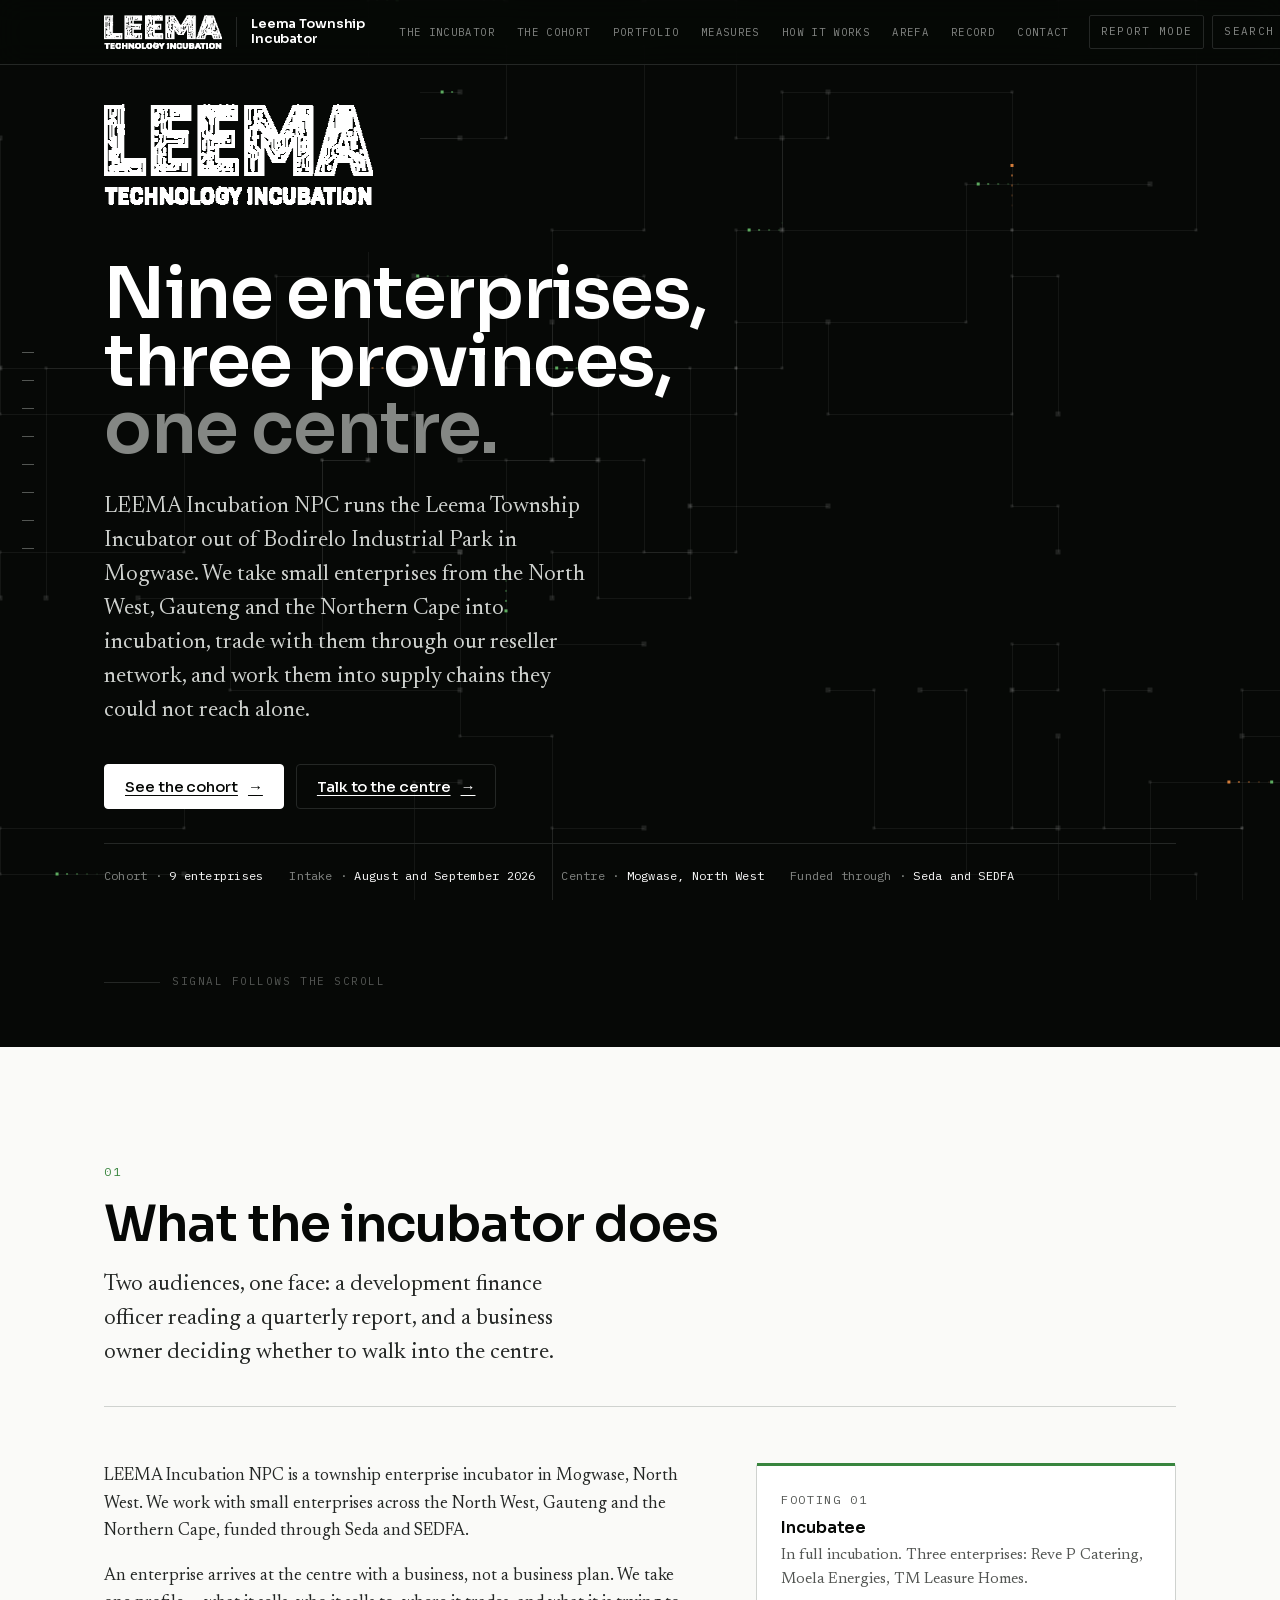
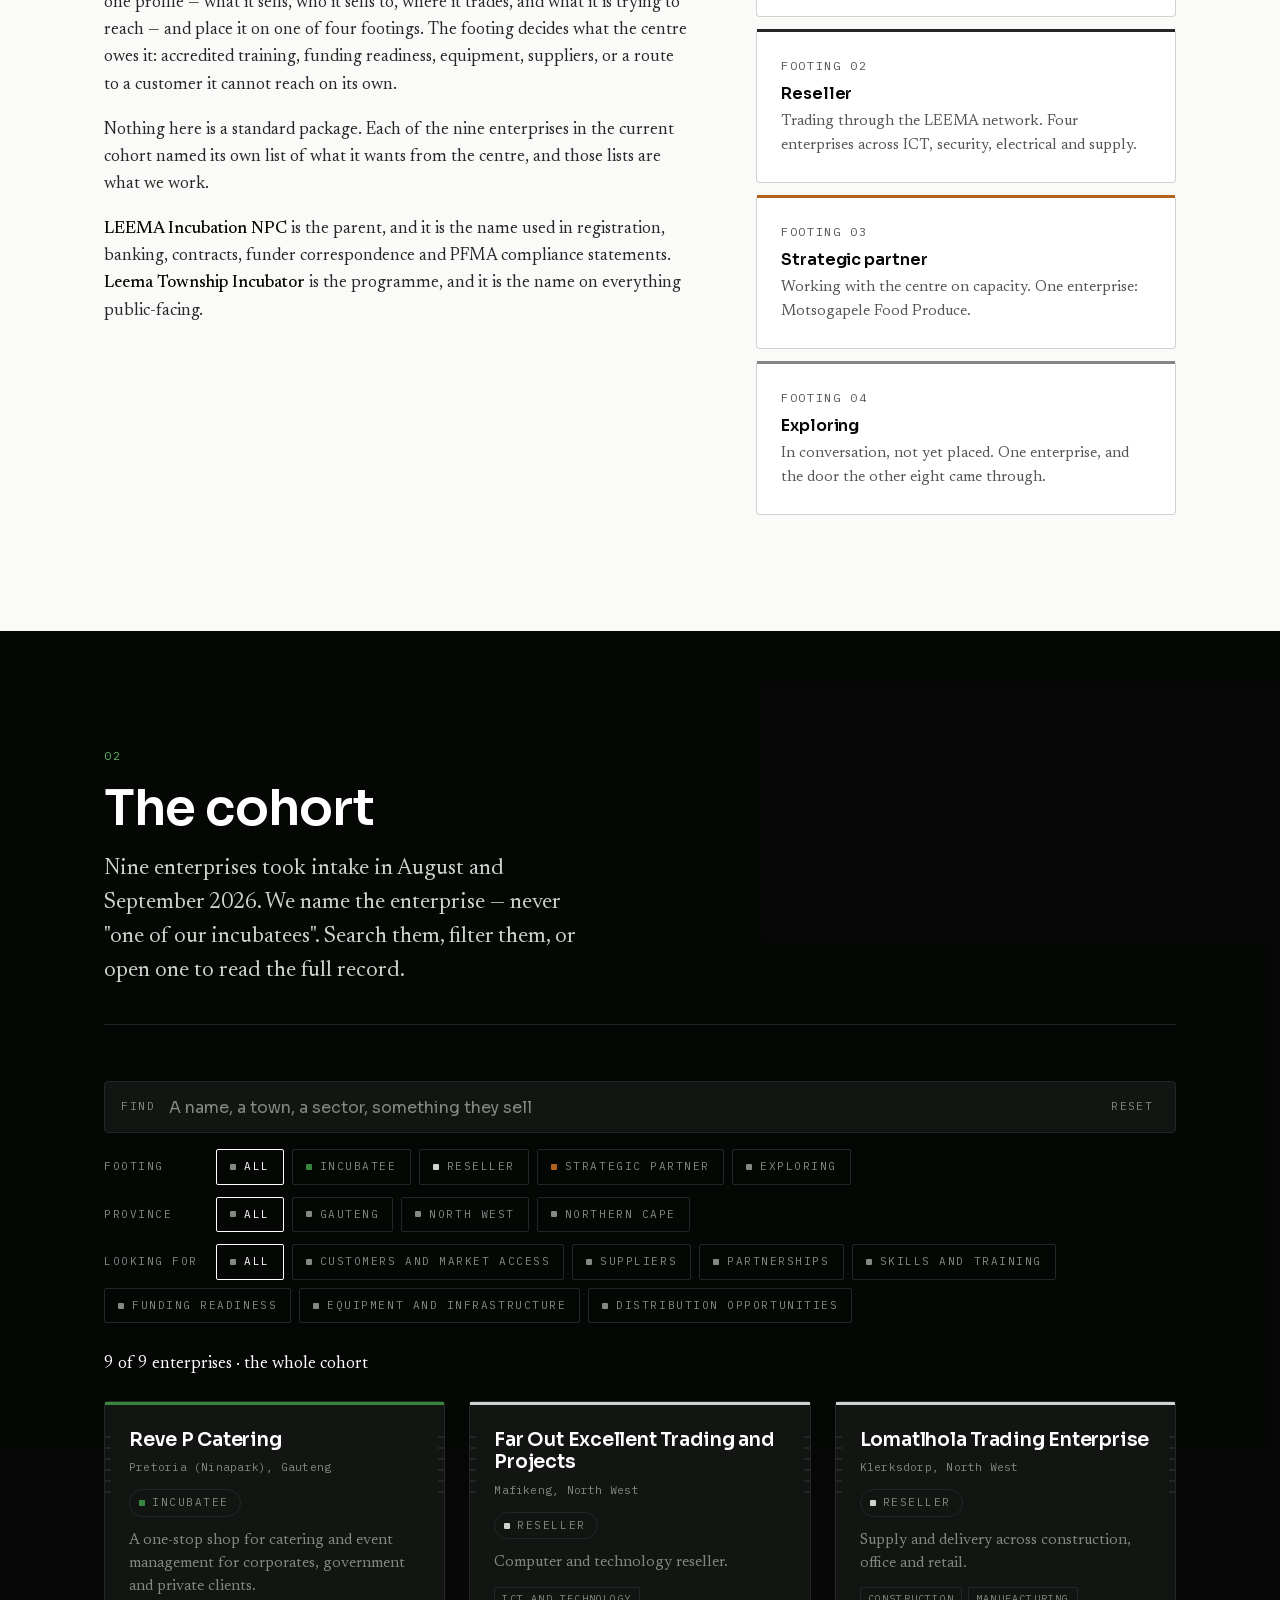
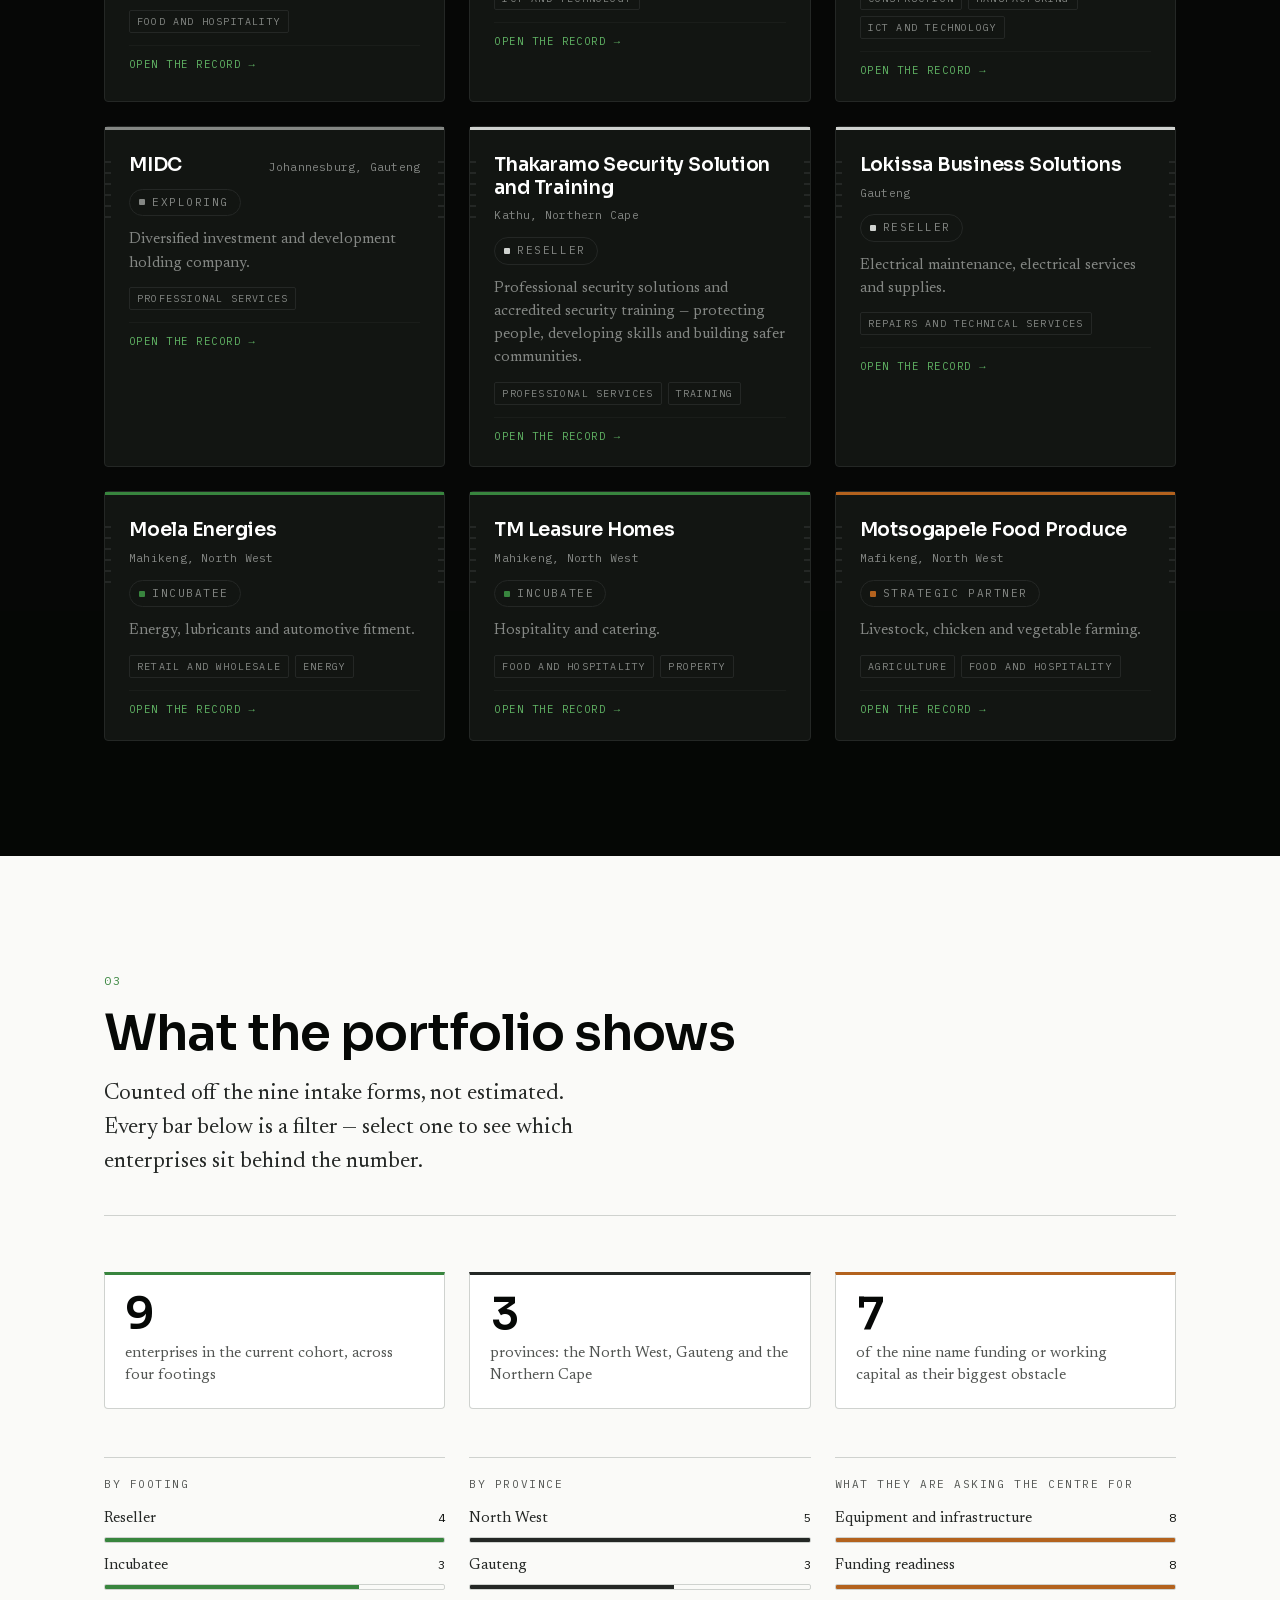
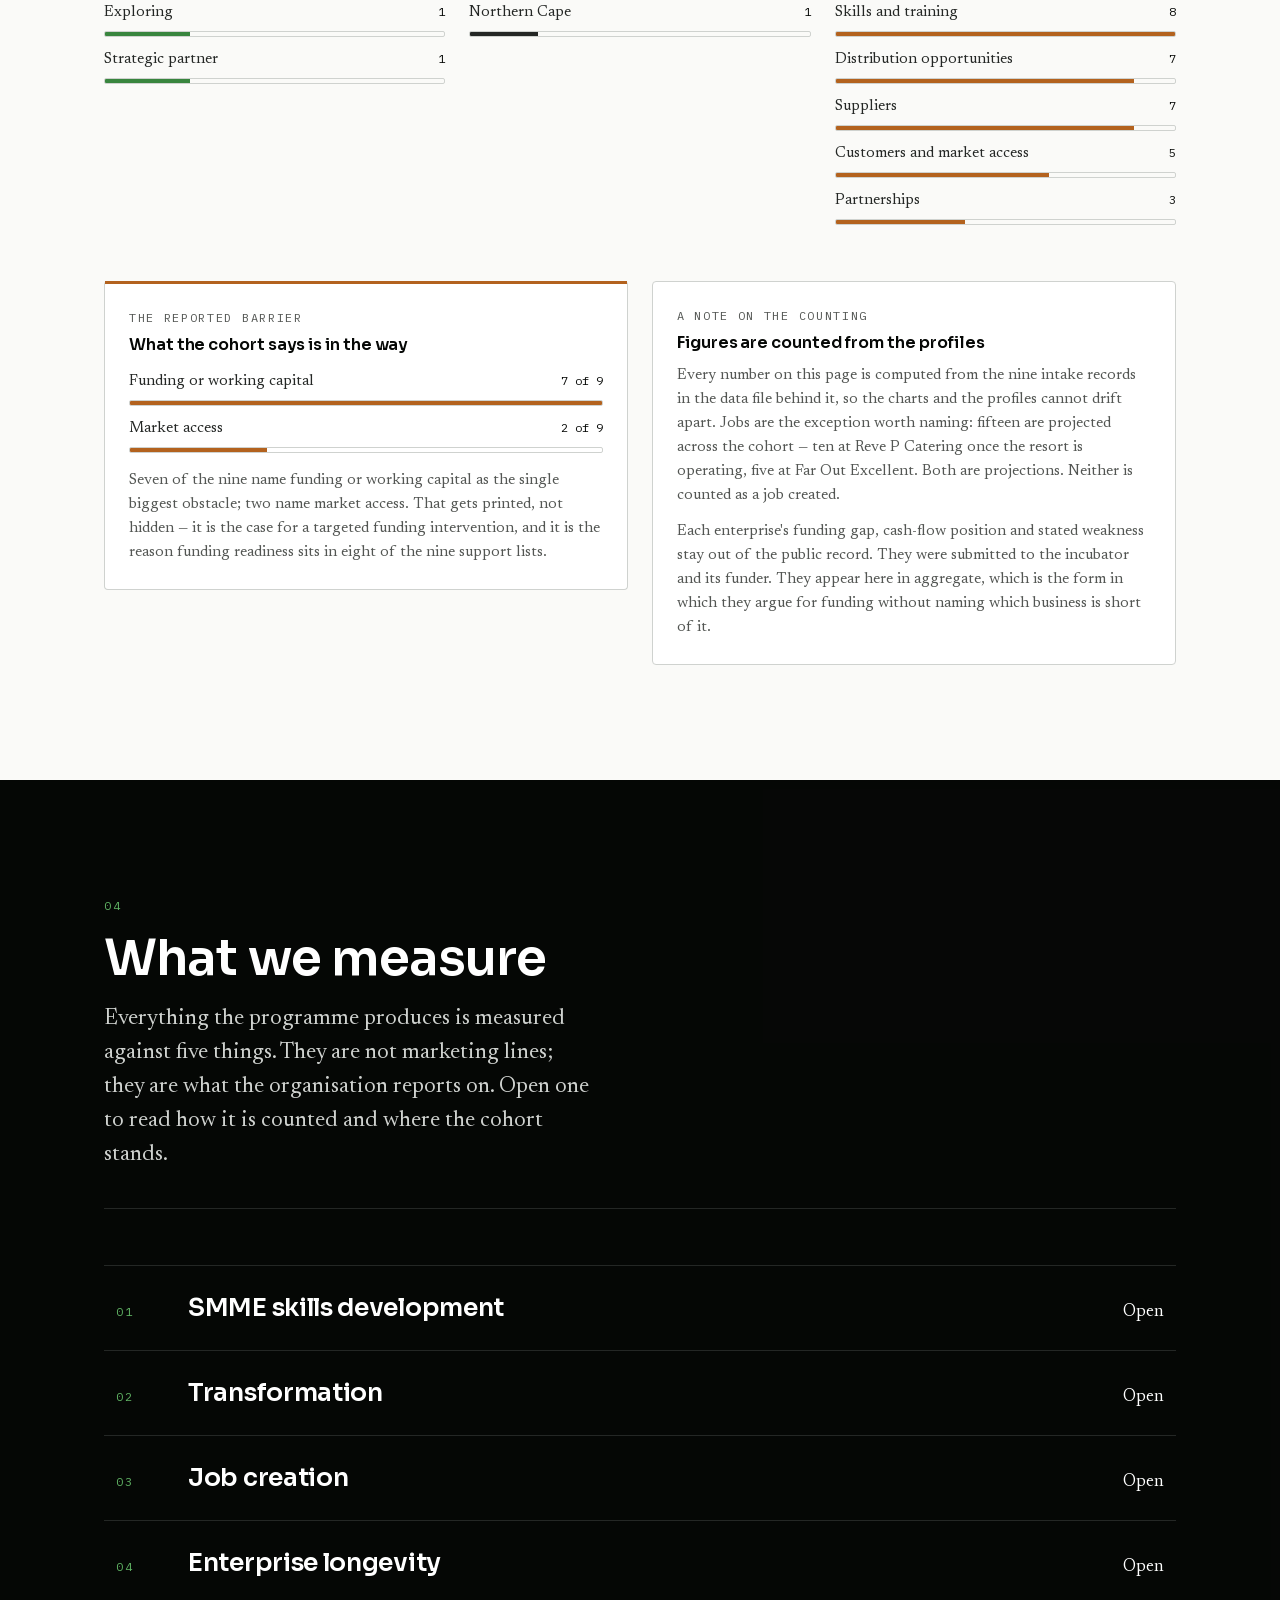
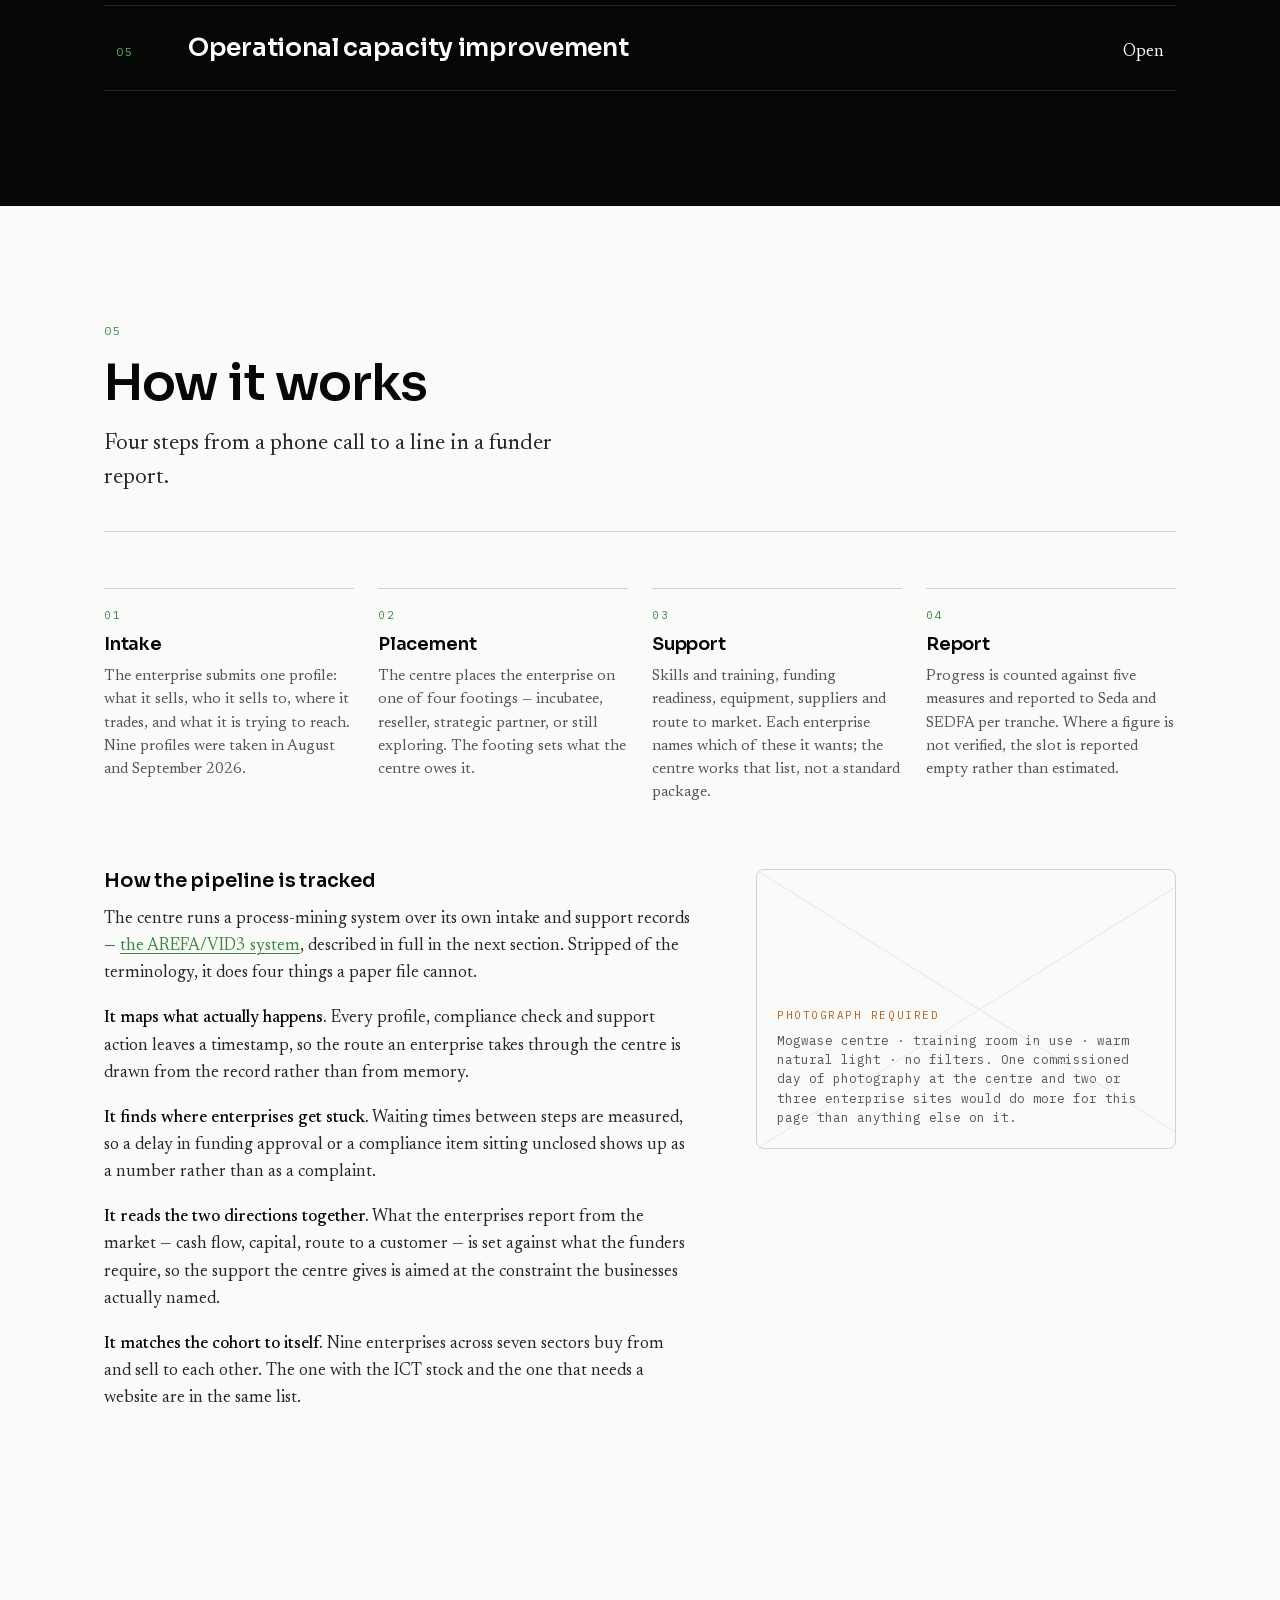
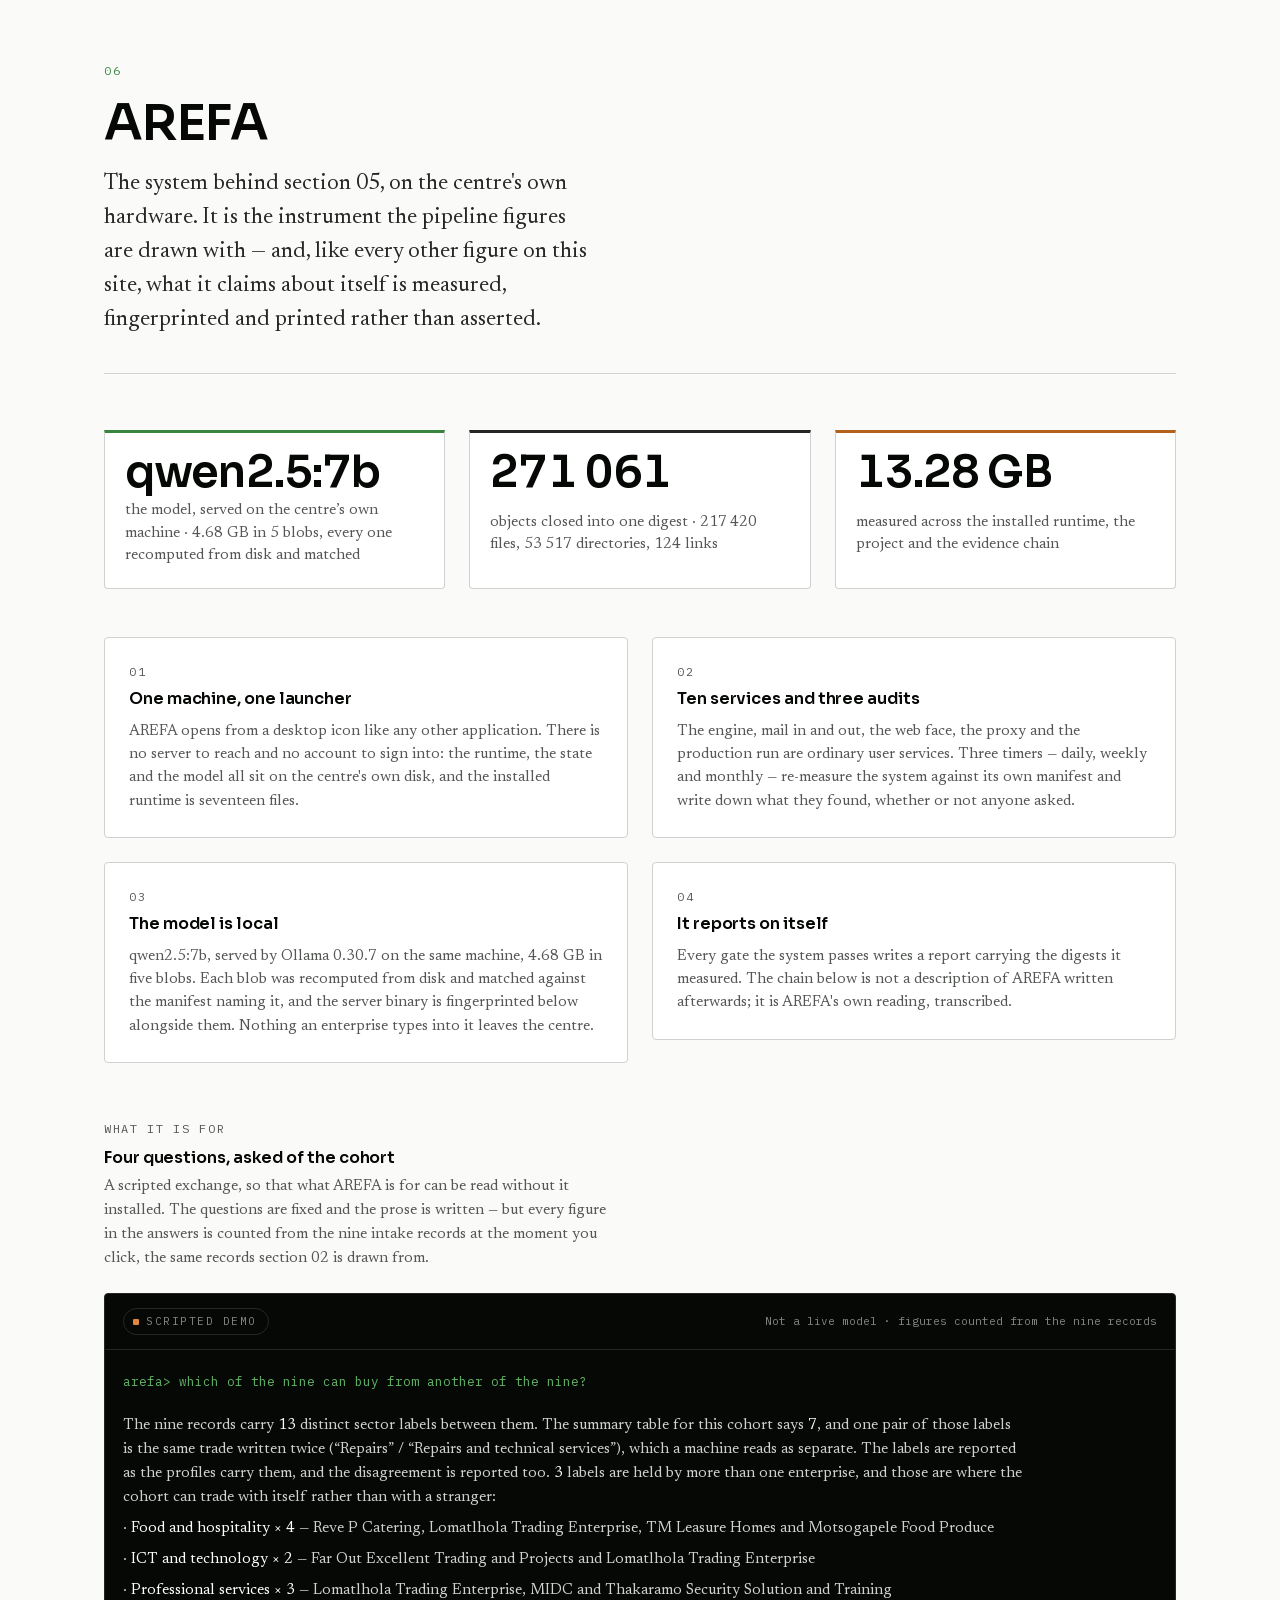
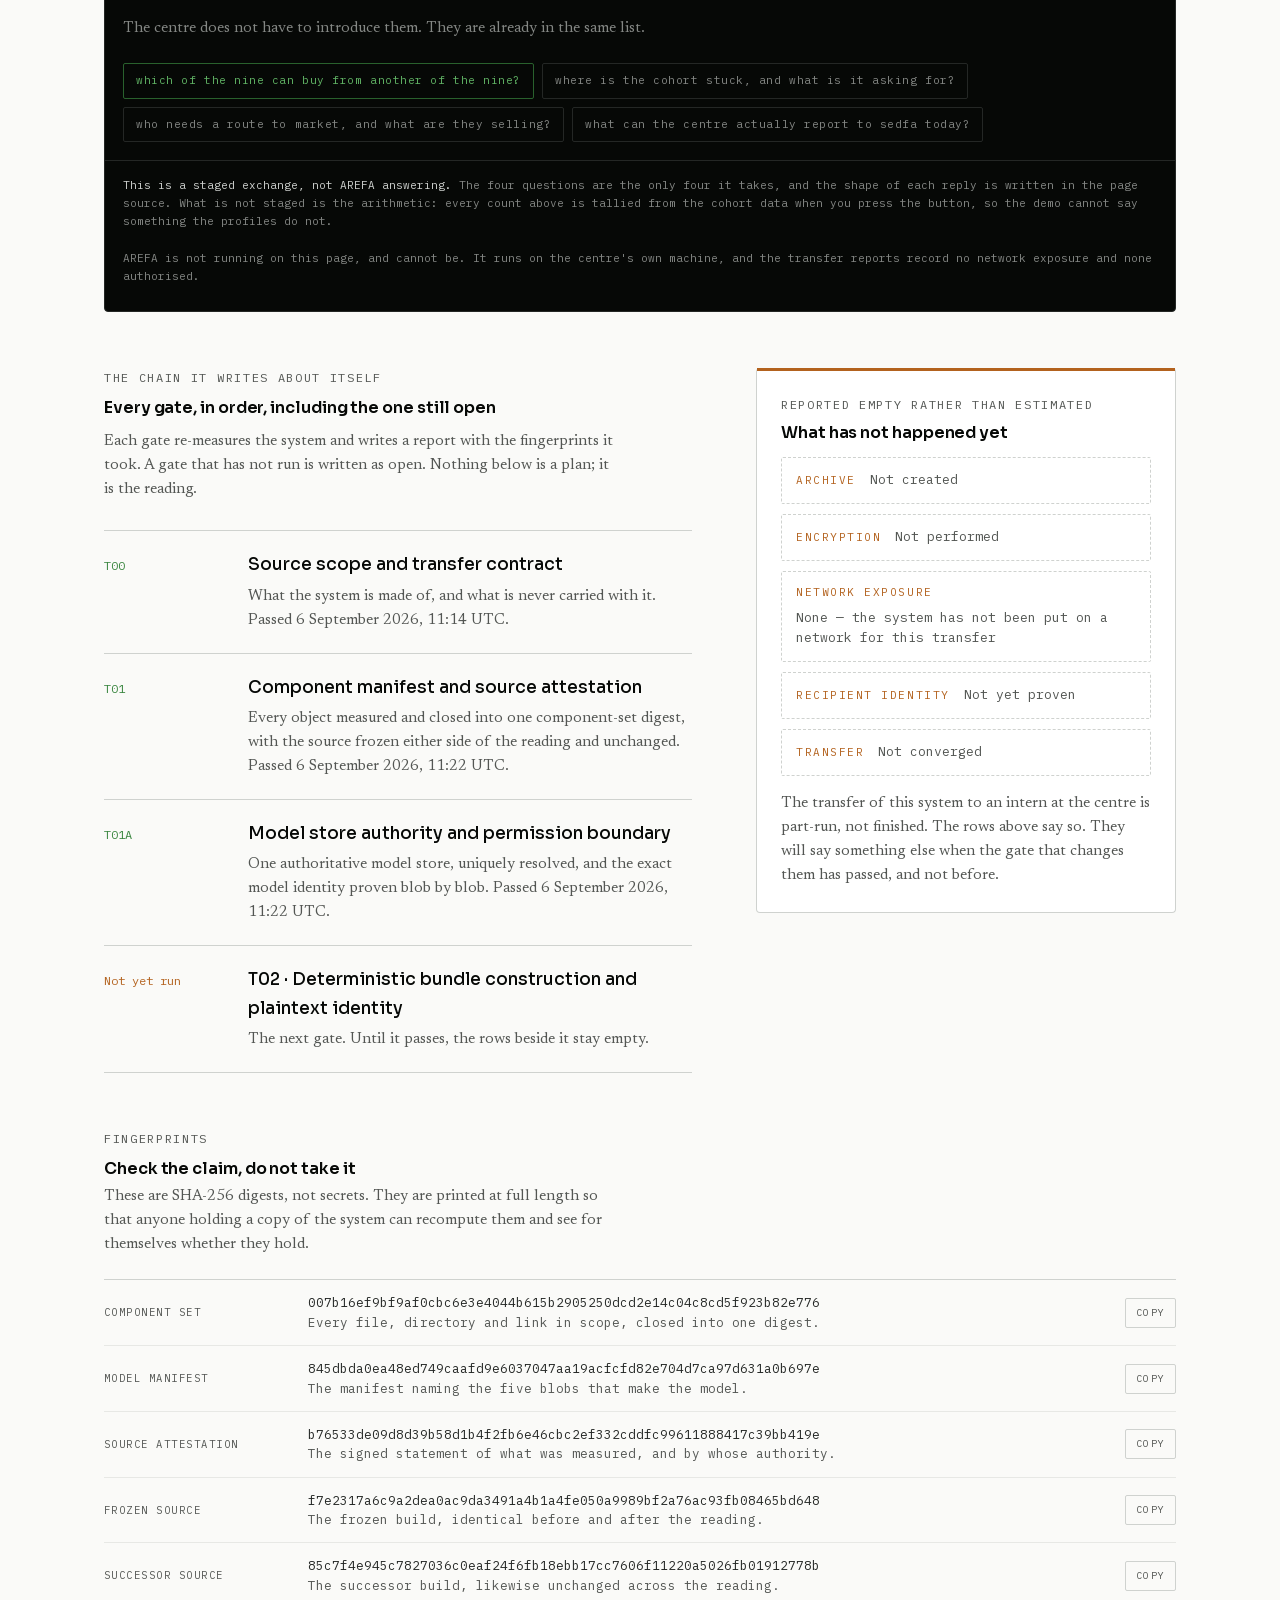
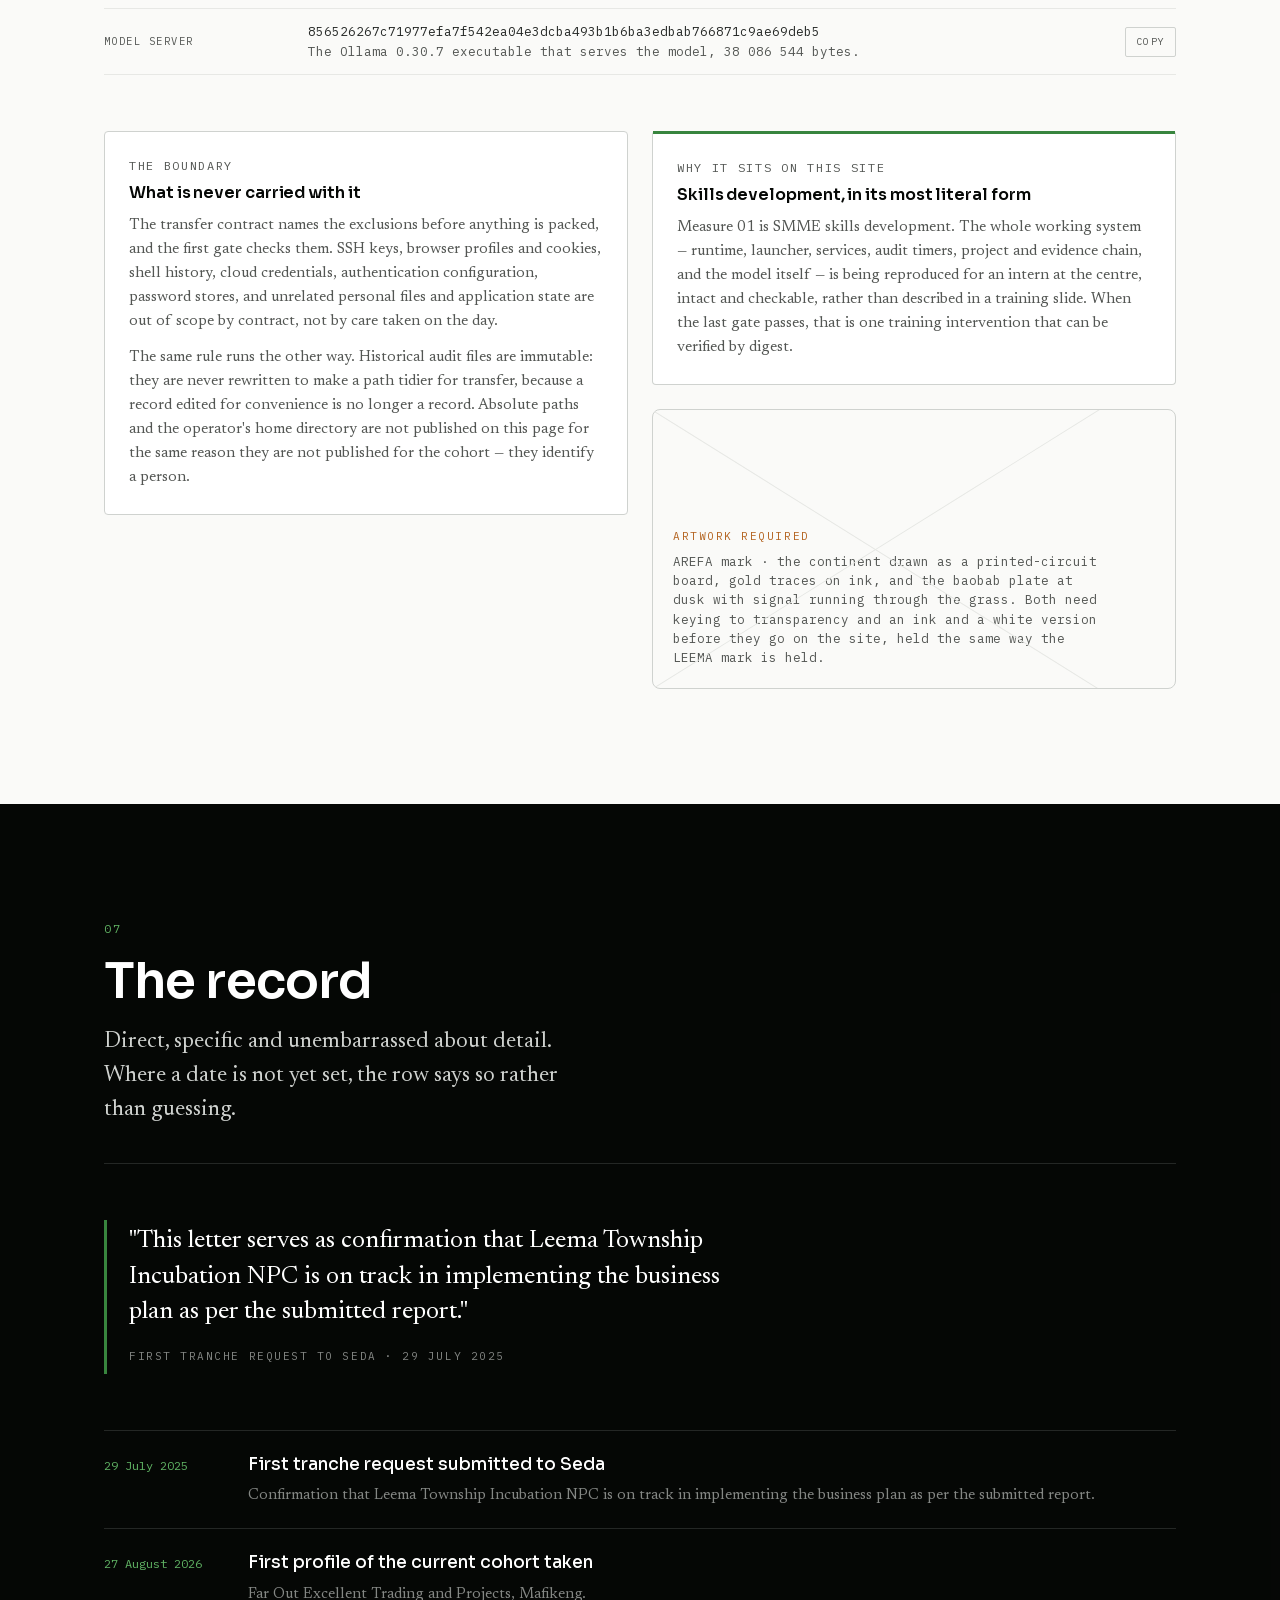
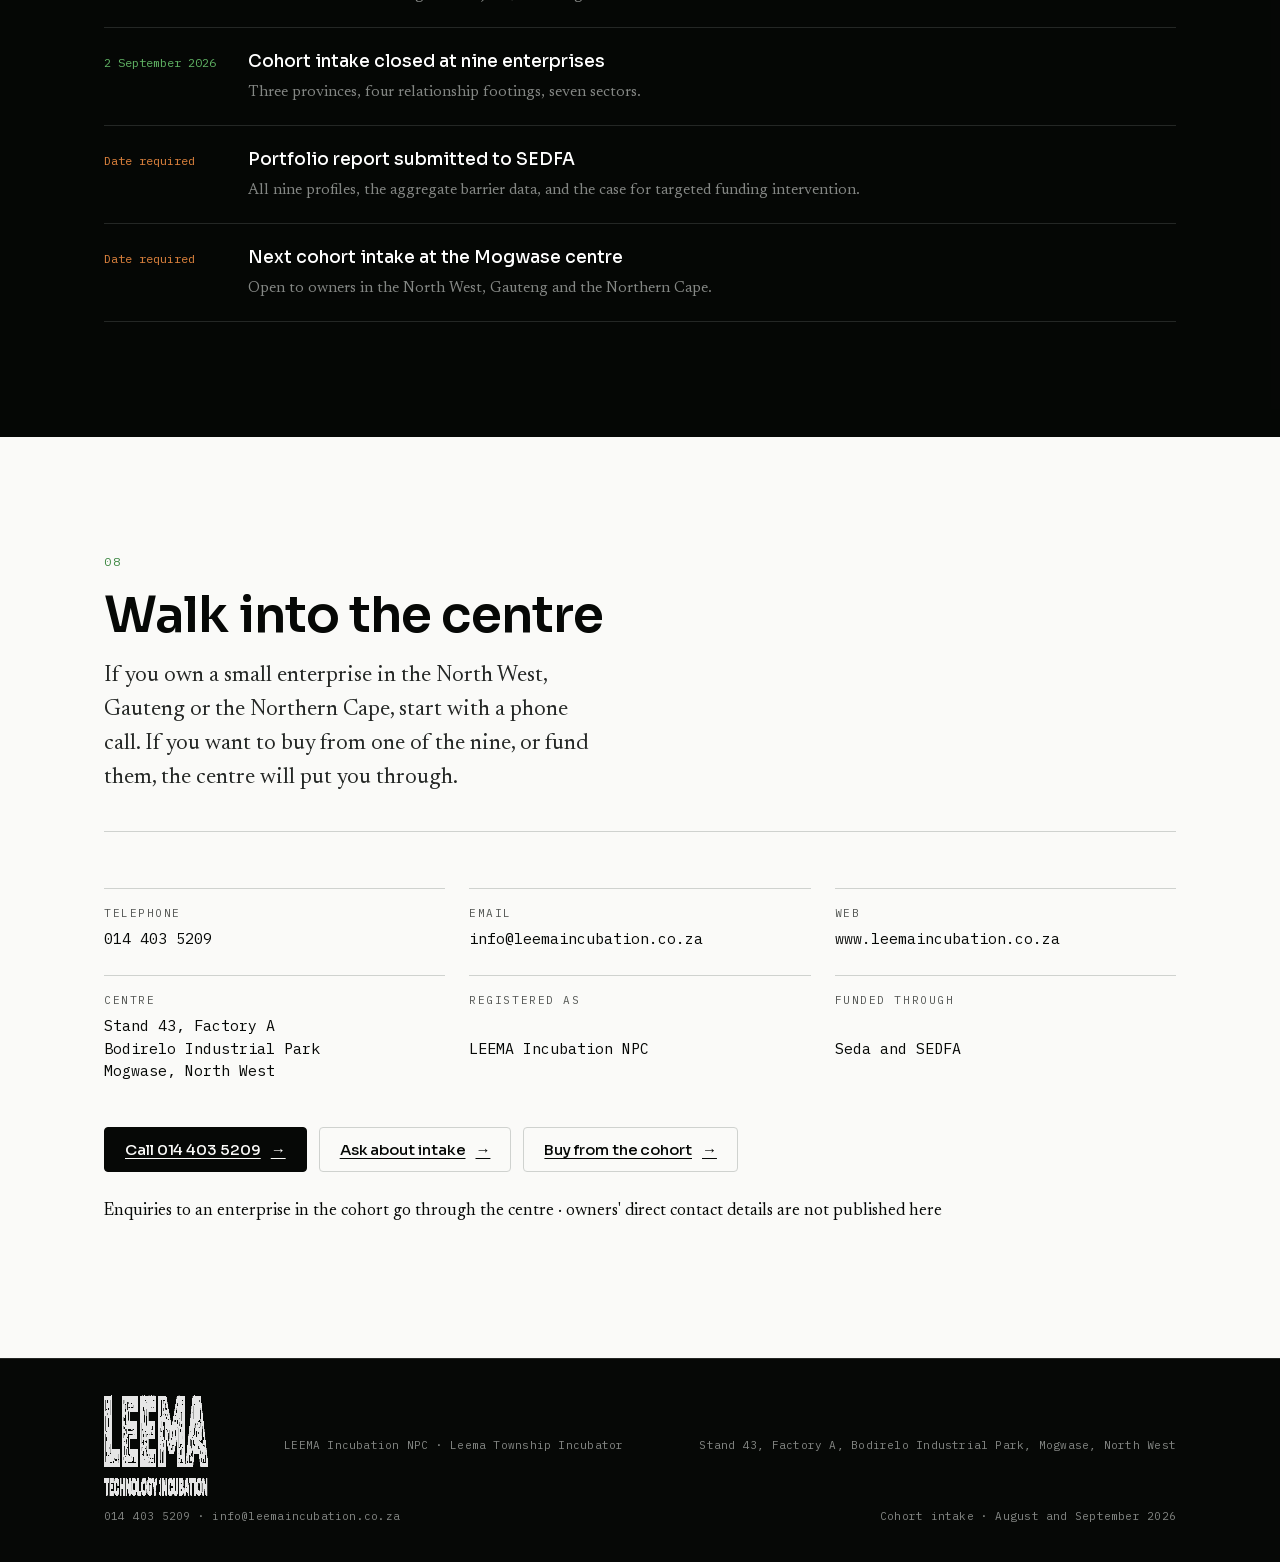
<file: index.html>
<!doctype html>
<html lang="en-ZA">
<head>
<meta charset="utf-8">
<meta name="viewport" content="width=device-width, initial-scale=1, viewport-fit=cover">
<title>Leema Township Incubator — LEEMA Technology Incubation</title>
<meta name="description" content="LEEMA Incubation NPC is a township enterprise incubator in Mogwase, North West, working with small enterprises across the North West, Gauteng and the Northern Cape, funded through Seda and SEDFA.">
<meta name="theme-color" content="#060806">
<meta property="og:type" content="website">
<meta property="og:title" content="Leema Township Incubator">
<meta property="og:site_name" content="LEEMA Incubation NPC">
<meta property="og:description" content="A township enterprise incubator in Mogwase, North West, working with small enterprises across the North West, Gauteng and the Northern Cape, funded through Seda and SEDFA.">
<meta property="og:image" content="assets/leema-share.png">
<meta property="og:image:width" content="1200">
<meta property="og:image:height" content="630">
<meta property="og:locale" content="en_ZA">
<meta name="twitter:card" content="summary_large_image">
<link rel="icon" href="assets/leema-mark-ink.png">
<!-- Type is self-hosted: no third-party request is made on any page view. -->
<link rel="stylesheet" href="assets/leema-type.css">
<link rel="preload" as="font" type="font/woff2" crossorigin href="assets/fonts/sora-600-normal-latin.woff2">
<link rel="preload" as="font" type="font/woff2" crossorigin href="assets/fonts/newsreader-400-normal-latin.woff2">
<link rel="preload" as="font" type="font/woff2" crossorigin href="assets/fonts/ibm-plex-mono-400-normal-latin.woff2">
<style>
/* ═══════════════════════════════════════════════════════════════════════════
   LEEMA · Brand guidelines Version 1 · September 2026, implemented.
   Tokens are the document's tokens. oklch is authoritative; the hex
   declaration above each one is the fallback for engines without oklch.
   ═══════════════════════════════════════════════════════════════════════ */
:root{
  --ink-1000:#060806; --ink-1000:oklch(0.13 0.006 150);
  --ink-900:#121512;  --ink-900:oklch(0.19 0.006 150);
  --ink-800:#242725;  --ink-800:oklch(0.27 0.006 150);
  --ink-600:#535653;  --ink-600:oklch(0.45 0.006 150);
  --ink-400:#848784;  --ink-400:oklch(0.62 0.006 150);
  --ink-200:#CFD2CF;  --ink-200:oklch(0.86 0.004 150);
  --ink-100:#E7E8E5;  --ink-100:oklch(0.93 0.004 120);
  --ink-050:#FAFAF8;  --ink-050:oklch(0.985 0.003 105);
  --white:#FFFFFF;

  --growth-700:#29612D; --growth-700:oklch(0.44 0.10 145);
  --growth-600:#38853E; --growth-600:oklch(0.55 0.13 145);
  --growth-500:#61B565; --growth-500:oklch(0.70 0.14 145);
  --growth-100:#E3F4E2; --growth-100:oklch(0.95 0.03 145);

  --ember-700:#824717; --ember-700:oklch(0.46 0.10 55);
  --ember-600:#B3621E; --ember-600:oklch(0.58 0.13 55);
  --ember-500:#E0843E; --ember-500:oklch(0.70 0.14 55);
  --ember-100:#FFEDDF; --ember-100:oklch(0.96 0.03 55);

  /* Surface roles. Sections re-point these; nothing else knows the difference. */
  --bg:var(--ink-050);
  --card:var(--white);
  --fg:var(--ink-1000);
  --fg-soft:var(--ink-800);
  --fg-mute:var(--ink-600);
  --rule:var(--ink-200);
  --rule-soft:var(--ink-100);
  --accent:var(--growth-600);
  --accent-soft:var(--growth-100);
  --ember:var(--ember-600);

  /* Grid — twelve columns, 24px gutters, 1200px max, 32px margins to 64px. */
  --gutter:24px;
  --measure:720px;
  --max:1200px;
  --pad:32px;

  /* Motion — 120ms on control states, 180ms on disclosure, one easing curve. */
  --t-ctl:120ms;
  --t-disc:180ms;
  --ease:cubic-bezier(0.32,0.72,0,1);

  --r:4px;              /* 0 to 4px. Eight is photographic containers only. */
  --r-photo:8px;
  color-scheme:light;
}

/* The ink surface: white on ink. Covers, headers, footers, signage. */
.on-ink{
  --bg:var(--ink-1000);
  --card:var(--ink-900);
  --fg:var(--white);
  --fg-soft:var(--ink-200);
  --fg-mute:var(--ink-400);
  --rule:var(--ink-800);
  --rule-soft:#1a1d1a;
  --accent:var(--growth-500);
  --accent-soft:#12291a;
  --ember:var(--ember-500);
  color-scheme:dark;
}

*,*::before,*::after{box-sizing:border-box}
html{-webkit-text-size-adjust:100%}
body{
  margin:0; background:var(--ink-1000); color:var(--fg);
  font-family:"Newsreader",Georgia,"Times New Roman",serif;
  font-size:17px; line-height:1.6;
  -webkit-font-smoothing:antialiased; text-rendering:optimizeLegibility;
  overflow-x:hidden;
}
img{max-width:100%;display:block}
[hidden]{display:none!important}
::selection{background:var(--growth-500);color:var(--ink-1000)}

/* ── Type ────────────────────────────────────────────────────────────────── */
h1,h2,h3,h4,.sora{font-family:"Sora",system-ui,-apple-system,"Segoe UI",sans-serif;font-weight:600;margin:0}
h1{font-size:clamp(38px,5.5vw,80px);line-height:0.96;letter-spacing:-0.02em;max-width:15ch}
h2{font-size:clamp(30px,3.9vw,52px);line-height:1.02;letter-spacing:-0.018em}
h3{font-size:clamp(19px,1.5vw,23px);line-height:1.22;letter-spacing:-0.01em}
h4,.as-h4{font-size:16px;line-height:1.3;letter-spacing:-0.005em}
p{margin:0 0 1.05em}
.lead{font-size:clamp(19px,1.75vw,23px);line-height:1.52;color:var(--fg-soft);max-width:22em}
.prose{max-width:var(--measure)}
.prose p{color:var(--fg-soft)}
strong{font-weight:500;color:var(--fg)}

/* IBM Plex Mono — eyebrows, reference numbers, dates, amounts, figures.
   Uppercase at 12px / 0.14em is the only uppercase setting in the brand. */
.mono,.eyebrow,.fig{font-family:"IBM Plex Mono",ui-monospace,SFMono-Regular,Menlo,monospace;font-weight:400}
.eyebrow{font-size:12px;text-transform:uppercase;letter-spacing:0.14em;color:var(--fg-mute);display:block}
.eyebrow.is-accent{color:var(--accent)}
.fig{font-variant-numeric:tabular-nums;letter-spacing:-0.01em}
.num{font-family:"IBM Plex Mono",monospace;font-variant-numeric:tabular-nums}

/* ── Layout ──────────────────────────────────────────────────────────────── */
.wrap{width:100%;max-width:var(--max);margin-inline:auto;padding-inline:var(--pad)}
@media(min-width:1080px){:root{--pad:64px}}
section{position:relative;background:var(--bg);color:var(--fg)}
.band{padding-block:clamp(72px,9vw,148px)}
.sec-head{display:grid;gap:18px;padding-bottom:36px;border-bottom:1px solid var(--rule);margin-bottom:56px}
.sec-head .lead{margin:0}
.grid{display:grid;gap:var(--gutter)}
@media(min-width:820px){
  .g-2{grid-template-columns:repeat(2,minmax(0,1fr))}
  .g-3{grid-template-columns:repeat(3,minmax(0,1fr))}
  .g-4{grid-template-columns:repeat(4,minmax(0,1fr))}
  .split{display:grid;grid-template-columns:minmax(0,7fr) minmax(0,5fr);gap:clamp(32px,5vw,80px);align-items:start}
}

/* ── Card — white, 1px hairline, 4px corners, 24px padding, no shadow.
      A status takes a 3px stripe on the TOP edge. Never a left border. ──── */
.card{background:var(--card);border:1px solid var(--rule);border-radius:var(--r);padding:24px;position:relative}
.card[data-stripe]{border-top:0}
.card[data-stripe]::before{content:"";position:absolute;inset:0 0 auto 0;height:3px;background:var(--stripe,var(--ink-800))}
.card[data-stripe]{padding-top:27px}
[data-tier="incubatee"]{--stripe:var(--growth-600)}
[data-tier="reseller"]{--stripe:var(--ink-800)}
[data-tier="partner"]{--stripe:var(--ember-600)}
[data-tier="exploring"]{--stripe:var(--ink-400)}
.on-ink [data-tier="reseller"]{--stripe:var(--ink-200)}

/* Status markers are the only pills in the brand. */
.pill{display:inline-flex;align-items:center;gap:7px;border:1px solid var(--rule);border-radius:999px;
  padding:4px 11px 4px 9px;font-family:"IBM Plex Mono",monospace;font-size:11px;text-transform:uppercase;
  letter-spacing:0.14em;color:var(--fg-mute);background:transparent;white-space:nowrap;max-width:100%}
@media(max-width:560px){.pill{white-space:normal;border-radius:12px}}
.pill::before{content:"";width:6px;height:6px;background:var(--stripe,var(--ink-400));border-radius:1px;flex:none}

/* ── Controls ────────────────────────────────────────────────────────────── */
.btn{font-family:"Sora",sans-serif;font-weight:500;font-size:15px;line-height:1;letter-spacing:-0.005em;
  display:inline-flex;align-items:center;gap:10px;padding:14px 20px;border-radius:var(--r);cursor:pointer;
  border:1px solid var(--fg);background:var(--fg);color:var(--bg);
  transition:background var(--t-ctl) var(--ease),color var(--t-ctl) var(--ease),border-color var(--t-ctl) var(--ease)}
.btn:hover{background:var(--accent);border-color:var(--accent);color:var(--ink-1000)}
.btn.ghost{background:transparent;color:var(--fg);border-color:var(--rule)}
.btn.ghost:hover{border-color:var(--fg);background:transparent;color:var(--fg)}
a{color:var(--accent);text-underline-offset:3px;text-decoration-thickness:1px}
a:hover{color:var(--fg)}
:focus-visible{outline:2px solid var(--accent);outline-offset:3px;border-radius:2px}
button{font:inherit;color:inherit}
.skip{position:fixed;top:-100px;left:16px;z-index:200;background:var(--white);color:var(--ink-1000);
  padding:12px 16px;border-radius:var(--r);font-family:"Sora",sans-serif;font-size:14px}
.skip:focus{top:16px}

/* ── The board ───────────────────────────────────────────────────────────────
   The mark is square capitals whose counters are filled with printed-circuit
   traces. The site is the rest of that board. Traces turn at ninety degrees,
   and they route around the mark's clear space rather than through it.
   ──────────────────────────────────────────────────────────────────────── */
#board{position:fixed;inset:0;width:100%;height:100%;z-index:0;pointer-events:none;opacity:1;
  transition:opacity var(--t-disc) var(--ease)}
/* The board is visible through the ink bands and nowhere else. Every reading
   surface that carries a figure is opaque paper. */
section.on-ink{background:color-mix(in srgb,var(--ink-1000) 84%,transparent)}
.hero.on-ink{background:transparent}
@supports not (color:color-mix(in srgb,#000 50%,transparent)){
  section.on-ink{background:var(--ink-1000)}
  .hero.on-ink{background:transparent}
}
body[data-report="on"] #board{opacity:0}
.layer{position:relative;z-index:1}

/* ── Navigation ──────────────────────────────────────────────────────────── */
.nav{position:fixed;top:0;left:0;right:0;z-index:60;
  background:color-mix(in srgb,var(--ink-1000) 88%,transparent);
  -webkit-backdrop-filter:saturate(1.1) blur(14px);backdrop-filter:saturate(1.1) blur(14px);
  border-bottom:1px solid var(--ink-800);transition:transform var(--t-disc) var(--ease)}
.nav.is-hidden{transform:translateY(-101%)}
.nav-in{display:flex;align-items:center;gap:24px;height:64px}
.nav-mark{display:flex;align-items:center;gap:14px;flex:none;text-decoration:none}
.nav-mark img{width:118px;height:auto}
.nav-mark .prog{border-left:1px solid var(--ink-800);padding-left:14px;font-family:"Sora",sans-serif;
  font-weight:600;font-size:13px;color:var(--white);line-height:1.15;letter-spacing:-0.01em}
@media(max-width:900px){.nav-mark .prog{display:none}}
.nav-links{display:flex;gap:2px;margin-left:auto;align-items:center}
@media(max-width:1279px){.nav-links .lnk{display:none}}
.lnk{font-family:"IBM Plex Mono",monospace;font-size:10.5px;text-transform:uppercase;letter-spacing:0.13em;
  color:var(--ink-400);text-decoration:none;padding:9px 10px;border-radius:2px;position:relative;
  white-space:nowrap;transition:color var(--t-ctl) var(--ease)}
.lnk:hover,.lnk[aria-current="true"]{color:var(--white)}
.lnk[aria-current="true"]::after{content:"";position:absolute;left:10px;right:10px;bottom:3px;height:1px;background:var(--growth-500)}
.nav-tools{display:flex;gap:8px;align-items:center;margin-left:8px;flex:none}
.tool{display:inline-flex;align-items:center;gap:8px;height:34px;padding:0 11px;border:1px solid var(--ink-800);
  background:transparent;color:var(--ink-400);border-radius:2px;cursor:pointer;
  font-family:"IBM Plex Mono",monospace;font-size:11px;text-transform:uppercase;letter-spacing:0.12em;
  white-space:nowrap;transition:color var(--t-ctl) var(--ease),border-color var(--t-ctl) var(--ease)}
@media(max-width:520px){.kbd{display:none}.tool{padding:0 9px;letter-spacing:0.08em}}
.tool:hover{color:var(--white);border-color:var(--ink-600)}
.tool[aria-pressed="true"]{color:var(--growth-500);border-color:var(--growth-700)}
.kbd{font-family:"IBM Plex Mono",monospace;font-size:10px;border:1px solid var(--ink-800);border-radius:2px;
  padding:2px 5px;color:var(--ink-400)}
.nav-progress{position:absolute;left:0;bottom:-1px;height:1px;background:var(--growth-500);width:0}

/* ── Hero ────────────────────────────────────────────────────────────────── */
.hero{min-height:100svh;display:flex;align-items:center;padding-block:104px 56px;background:transparent;
  overflow-x:clip}
.hero-in{width:100%}
.hero-mark{position:relative;display:inline-block;margin-bottom:clamp(28px,4vw,46px)}
.hero-mark img{width:clamp(196px,21vw,290px)}
.hero-mark .clear{position:absolute;pointer-events:none;border:1px dashed var(--ink-600);opacity:0;
  transition:opacity var(--t-disc) var(--ease)}
.hero-mark:hover .clear{opacity:1}
h1 .l2{display:block;color:var(--ink-400)}
.hero-meta{display:flex;flex-wrap:wrap;gap:10px 26px;margin-top:34px;padding-top:22px;border-top:1px solid var(--ink-800)}
.hero-meta span{font-family:"IBM Plex Mono",monospace;font-size:12px;color:var(--ink-400);letter-spacing:0.02em}
.hero-meta b{color:var(--white);font-weight:400}
.hero-cta{display:flex;flex-wrap:wrap;gap:12px;margin-top:36px}
.scrollcue{margin-top:clamp(40px,7vw,88px);display:flex;align-items:center;gap:12px;
  font-family:"IBM Plex Mono",monospace;font-size:11px;text-transform:uppercase;letter-spacing:0.14em;color:var(--ink-600)}
.scrollcue i{display:block;width:56px;height:1px;background:var(--ink-800);position:relative;overflow:hidden}
.scrollcue i::after{content:"";position:absolute;top:0;left:-40%;width:40%;height:1px;background:var(--growth-500);
  animation:trace 2.4s linear infinite}
@keyframes trace{to{left:100%}}

/* ── Section rail — the scroll trace, jogging at ninety degrees ──────────── */
.rail{position:fixed;left:22px;top:50%;transform:translateY(-50%);z-index:55;display:none}
@media(min-width:1280px){.rail{display:block}}
body[data-report="on"] .rail{display:none}
.rail ol{list-style:none;margin:0;padding:0;display:grid;gap:2px}
.rail a{display:grid;grid-template-columns:26px auto;align-items:center;gap:10px;text-decoration:none;
  padding:5px 0;color:var(--rail-mute,var(--ink-600))}
.rail .tick{height:1px;background:currentColor;width:12px;transition:width var(--t-ctl) var(--ease)}
.rail .lbl{font-family:"IBM Plex Mono",monospace;font-size:10px;text-transform:uppercase;letter-spacing:0.14em;
  opacity:0;transform:translateX(-4px);transition:opacity var(--t-ctl) var(--ease),transform var(--t-ctl) var(--ease);white-space:nowrap}
.rail:hover .lbl{opacity:1;transform:none}
.rail a:hover .tick,.rail a[aria-current="true"] .tick{width:26px}
.rail a[aria-current="true"]{color:var(--growth-500)}

/* ── Measures ────────────────────────────────────────────────────────────── */
.meas{border-top:1px solid var(--rule)}
.meas-row{border-bottom:1px solid var(--rule);width:100%;text-align:left;background:transparent;border-inline:0;
  border-top:0;cursor:pointer;padding:0;display:block;transition:background var(--t-ctl) var(--ease)}
.meas-row:hover{background:var(--rule-soft)}
.meas-top{display:grid;grid-template-columns:52px minmax(0,1fr) auto;gap:20px;align-items:baseline;padding:22px 12px}
@media(max-width:720px){.meas-top{grid-template-columns:40px minmax(0,1fr);gap:12px}.meas-top .st{grid-column:2}}
.meas-top .ix{font-family:"IBM Plex Mono",monospace;font-size:12px;color:var(--accent);letter-spacing:0.14em}
.meas-top .ti{font-family:"Sora",sans-serif;font-weight:600;font-size:clamp(18px,2vw,25px);letter-spacing:-0.012em}
.meas-body{display:grid;grid-template-rows:0fr;transition:grid-template-rows var(--t-disc) var(--ease)}
.meas-row[aria-expanded="true"] .meas-body{grid-template-rows:1fr}
.meas-body>*{overflow:hidden}
.meas-inner{padding:0 12px 26px 84px;display:grid;gap:18px;max-width:860px}
@media(max-width:720px){.meas-inner{padding-left:52px}}
.meas-inner p{margin:0;color:var(--fg-soft)}
.slot{border:1px dashed var(--rule);border-radius:2px;padding:12px 14px;display:flex;flex-wrap:wrap;gap:6px 14px;
  align-items:baseline;background:transparent}
.slot .k{font-family:"IBM Plex Mono",monospace;font-size:11px;text-transform:uppercase;letter-spacing:0.14em;color:var(--ember)}
.slot .v{font-family:"IBM Plex Mono",monospace;font-size:13px;color:var(--fg-mute)}
.meter{display:grid;gap:8px}
.meter .track{height:8px;border:1px solid var(--rule);border-radius:2px;position:relative;overflow:hidden}
.meter .fill{position:absolute;inset:0 auto 0 0;width:0;background:var(--ember-600);
  transition:width 900ms var(--ease)}
.meter .cap{display:flex;justify-content:space-between;font-family:"IBM Plex Mono",monospace;font-size:11px;color:var(--fg-mute)}

/* ── Portfolio — enterprises as components seated on the board ───────────── */
.chips{display:grid;gap:var(--gutter)}
@media(min-width:760px){.chips{grid-template-columns:repeat(3,minmax(0,1fr))}}
.chip{position:relative;background:var(--card);border:1px solid var(--rule);border-radius:var(--r);
  padding:27px 24px 24px;text-align:left;cursor:pointer;display:grid;gap:14px;align-content:start;min-width:0;
  transition:border-color var(--t-ctl) var(--ease),transform var(--t-ctl) var(--ease)}
.chip::before{content:"";position:absolute;inset:0 0 auto 0;height:3px;background:var(--stripe)}
.chip:hover{border-color:var(--fg)}
.chip[aria-pressed="true"]{border-color:var(--fg)}
.chip.is-dim{opacity:0.34}
/* Component pads down each side, drawn as hairlines. Flat, no shadow. */
.chip .pads{position:absolute;top:34px;bottom:18px;width:7px;display:grid;gap:9px;grid-auto-rows:2px}
.chip .pads.l{left:-1px}.chip .pads.r{right:-1px}
/* The component pads straddle the card edge. Below the three-up breakpoint the
   cards run full width, so the pads come off rather than touch the screen. */
@media(max-width:759px){.chip .pads{display:none}}
.chip .pads i{background:var(--rule);display:block}
.chip:hover .pads i,.chip[aria-pressed="true"] .pads i{background:var(--stripe)}
.chip h3{padding-inline:14px}
.chip .body{padding-inline:14px;display:grid;gap:12px}
.chip .desc{font-size:15px;color:var(--fg-mute);margin:0;line-height:1.55}
.chip .row{display:flex;justify-content:space-between;gap:12px;border-top:1px solid var(--rule-soft);padding-top:10px;
  font-family:"IBM Plex Mono",monospace;font-size:11px;color:var(--fg-mute)}
.chip .row b{font-weight:400;color:var(--fg-soft)}
.filters{display:flex;flex-wrap:wrap;gap:8px;margin-bottom:28px}
.filter{border:1px solid var(--rule);background:transparent;color:var(--fg-mute);border-radius:2px;padding:8px 13px;
  cursor:pointer;font-family:"IBM Plex Mono",monospace;font-size:11px;text-transform:uppercase;letter-spacing:0.14em;
  display:inline-flex;align-items:center;gap:8px;transition:color var(--t-ctl) var(--ease),border-color var(--t-ctl) var(--ease)}
.filter::before{content:"";width:6px;height:6px;border-radius:1px;background:var(--stripe,var(--ink-400))}
.filter:hover{color:var(--fg);border-color:var(--fg-mute)}
.filter[aria-pressed="true"]{color:var(--fg);border-color:var(--fg)}

/* ── Record ──────────────────────────────────────────────────────────────── */
.quote{border-left:3px solid var(--growth-600);padding:4px 0 4px 22px;margin:0;max-width:660px}
.quote p{font-size:clamp(19px,2.1vw,25px);line-height:1.42;color:var(--fg);margin:0 0 12px}
.quote cite{font-family:"IBM Plex Mono",monospace;font-size:11px;font-style:normal;text-transform:uppercase;
  letter-spacing:0.14em;color:var(--fg-mute)}
.track-line{position:relative;margin-top:56px;border-top:1px solid var(--rule);display:grid;gap:0}
.ev{display:grid;grid-template-columns:auto minmax(0,1fr);gap:24px;padding:20px 0;border-bottom:1px solid var(--rule);align-items:baseline}
@media(max-width:640px){.ev{grid-template-columns:1fr;gap:6px}}
.ev .d{font-family:"IBM Plex Mono",monospace;font-size:12px;color:var(--fg-mute);white-space:nowrap;min-width:120px}
.ev .t{font-family:"Sora",sans-serif;font-weight:500;font-size:17px}
.ev .n{font-size:15px;color:var(--fg-mute);margin:4px 0 0}
.ev[data-state="done"] .d{color:var(--accent)}

/* ── Contact / footer ────────────────────────────────────────────────────── */
.contact-grid{display:grid;gap:var(--gutter)}
@media(min-width:820px){.contact-grid{grid-template-columns:repeat(3,minmax(0,1fr))}}
.cline{display:grid;gap:6px;border-top:1px solid var(--rule);padding-top:16px}
.cline .k{font-family:"IBM Plex Mono",monospace;font-size:11px;text-transform:uppercase;letter-spacing:0.14em;color:var(--fg-mute)}
.cline .v{font-family:"IBM Plex Mono",monospace;font-size:15px;color:var(--fg);text-decoration:none;line-height:1.5}
.cline a.v:hover{color:var(--accent)}
footer{background:var(--ink-1000);color:var(--ink-400);border-top:1px solid var(--ink-800);padding-block:36px}
.foot-in{display:flex;flex-wrap:wrap;gap:12px 28px;justify-content:space-between;align-items:center;
  font-family:"IBM Plex Mono",monospace;font-size:11px;letter-spacing:0.02em}
footer img{width:104px;opacity:0.9}

/* ── Command palette ─────────────────────────────────────────────────────── */
.pal{position:fixed;inset:0;z-index:120;display:none;padding:12vh 16px 16px;justify-content:center;
  background:color-mix(in srgb,var(--ink-1000) 62%,transparent)}
.pal.on{display:flex}
.pal-box{width:min(640px,100%);background:var(--white);border:1px solid var(--ink-200);border-radius:var(--r);
  box-shadow:0 24px 60px rgba(6,8,6,0.28);overflow:hidden;align-self:flex-start;max-height:74vh;display:grid;
  grid-template-rows:auto 1fr auto}
.pal-in{display:flex;align-items:center;gap:12px;padding:16px 18px;border-bottom:1px solid var(--ink-100)}
.pal-in input{border:0;outline:0;background:transparent;font-family:"Sora",sans-serif;font-size:17px;
  color:var(--ink-1000);width:100%}
.pal-in input::placeholder{color:var(--ink-400)}
.pal-list{overflow:auto;padding:6px}
.pal-item{display:grid;grid-template-columns:auto minmax(0,1fr) auto;gap:12px;align-items:center;width:100%;
  padding:11px 12px;border:0;background:transparent;text-align:left;cursor:pointer;border-radius:2px;color:var(--ink-1000)}
.pal-item[data-sel="1"]{background:var(--ink-050);box-shadow:inset 3px 0 0 var(--growth-600)}
.pal-item .ix{font-family:"IBM Plex Mono",monospace;font-size:11px;color:var(--ink-400);width:26px}
.pal-item .nm{font-family:"Sora",sans-serif;font-weight:500;font-size:15px}
.pal-item .sub{font-size:14px;color:var(--ink-600);font-family:"Newsreader",serif}
.pal-item .cat{font-family:"IBM Plex Mono",monospace;font-size:10px;text-transform:uppercase;letter-spacing:0.14em;color:var(--ink-400)}
.pal-foot{padding:10px 16px;border-top:1px solid var(--ink-100);display:flex;gap:16px;flex-wrap:wrap;
  font-family:"IBM Plex Mono",monospace;font-size:10.5px;color:var(--ink-400);text-transform:uppercase;letter-spacing:0.12em}
.pal-empty{padding:26px 14px;font-family:"Newsreader",serif;color:var(--ink-600)}

/* ── Toast ───────────────────────────────────────────────────────────────── */
.toast{position:fixed;left:50%;bottom:28px;transform:translate(-50%,14px);z-index:140;background:var(--ink-1000);
  color:var(--white);border:1px solid var(--ink-800);border-radius:var(--r);padding:11px 16px;
  font-family:"IBM Plex Mono",monospace;font-size:12px;opacity:0;pointer-events:none;
  transition:opacity var(--t-ctl) var(--ease),transform var(--t-ctl) var(--ease)}
.toast.on{opacity:1;transform:translate(-50%,0)}

/* ── Reveal — substrate only. See the note in the Motion section. ───────── */
[data-rise]{opacity:0;transform:translateY(10px);transition:opacity 320ms var(--ease),transform 320ms var(--ease)}
[data-rise].in{opacity:1;transform:none}
body[data-report="on"] [data-rise]{opacity:1;transform:none;transition:none}
@media(prefers-reduced-motion:reduce){
  *,*::before,*::after{animation-duration:0.001ms!important;animation-iteration-count:1!important;
    transition-duration:0.001ms!important;scroll-behavior:auto!important}
  [data-rise]{opacity:1;transform:none}
}

/* Image positions are ruled placeholders naming the shot required, until the
   photography exists. Real photography only; no stock, no illustration. */
.shot{border:1px solid var(--rule);border-radius:var(--r-photo);background:transparent;position:relative;
  min-height:280px;display:grid;align-content:end;gap:6px;padding:20px;overflow:hidden}
/* Two hairline diagonals mark an empty image position. Flat strokes, no fill. */
.shot::before,.shot::after{content:"";position:absolute;left:0;top:0;width:100%;height:100%;
  border-top:1px solid var(--rule-soft);transform-origin:0 0;pointer-events:none}
.shot::before{transform:rotate(var(--a1,32deg)) scaleX(2)}
.shot::after{transform:translateY(100%) rotate(calc(-1 * var(--a1,32deg))) scaleX(2)}
.shot .k{font-family:"IBM Plex Mono",monospace;font-size:11px;text-transform:uppercase;letter-spacing:0.14em;color:var(--ember)}
.shot .v{font-family:"IBM Plex Mono",monospace;font-size:12.5px;color:var(--fg-mute);line-height:1.55;max-width:34em}

@media print{
  #board,.nav,.rail,.pal,.toast,.scrollcue{display:none!important}
  body{background:#fff;color:#000}
  .band{padding-block:24px}
}

/* ── The cohort directory ────────────────────────────────────────────────────
   Every enterprise is a component seated on the board: hairline outline, pads
   down each edge, a three-pixel tier stripe along the top. Probing one expands
   it across the full row rather than navigating away.
   ──────────────────────────────────────────────────────────────────────── */
.dir-controls{display:grid;gap:16px;margin-bottom:28px}
.search{display:flex;align-items:center;gap:12px;border:1px solid var(--rule);border-radius:var(--r);
  background:var(--card);padding:0 16px;height:52px}
.search input{border:0;outline:0;background:transparent;color:var(--fg);width:100%;
  font-family:"Sora",sans-serif;font-size:16px}
.search input::placeholder{color:var(--fg-mute)}
.search .lbl{font-family:"IBM Plex Mono",monospace;font-size:11px;text-transform:uppercase;
  letter-spacing:0.14em;color:var(--fg-mute);flex:none}
.search button{border:0;background:transparent;cursor:pointer;color:var(--fg-mute);flex:none;
  font-family:"IBM Plex Mono",monospace;font-size:11px;text-transform:uppercase;letter-spacing:0.12em}
.search button:hover{color:var(--fg)}

.facets{display:grid;gap:12px}
.facet{display:flex;flex-wrap:wrap;gap:8px;align-items:center}
.facet>.k{font-family:"IBM Plex Mono",monospace;font-size:11px;text-transform:uppercase;
  letter-spacing:0.14em;color:var(--fg-mute);width:104px;flex:none}
@media(max-width:600px){.facet>.k{width:100%}}

.ent-grid{display:grid;gap:var(--gutter)}
@media(min-width:720px){.ent-grid{grid-template-columns:repeat(2,minmax(0,1fr))}}
@media(min-width:1080px){.ent-grid{grid-template-columns:repeat(3,minmax(0,1fr))}}

.ent{position:relative;background:var(--card);border:1px solid var(--rule);border-radius:var(--r);
  padding:27px 24px 22px;text-align:left;cursor:pointer;display:grid;gap:12px;align-content:start;min-width:0;
  transition:border-color var(--t-ctl) var(--ease)}
.ent::before{content:"";position:absolute;inset:0 0 auto 0;height:3px;background:var(--stripe)}
.ent:hover{border-color:var(--fg)}
.ent.is-open{grid-column:1/-1;border-color:var(--fg);cursor:default}
.ent .pads{position:absolute;top:34px;bottom:16px;width:7px;display:grid;gap:9px;grid-auto-rows:2px}
.ent .pads.l{left:-1px}.ent .pads.r{right:-1px}
.ent .pads i{background:var(--rule);display:block}
.ent:hover .pads i,.ent.is-open .pads i{background:var(--stripe)}
@media(max-width:719px){.ent .pads{display:none}}
.ent-head{display:flex;flex-wrap:wrap;gap:8px 12px;align-items:baseline;justify-content:space-between}
.ent-name{font-family:"Sora",sans-serif;font-weight:600;font-size:19px;line-height:1.2;letter-spacing:-0.012em}
.ent-where{font-family:"IBM Plex Mono",monospace;font-size:11px;color:var(--fg-mute);letter-spacing:0.02em}
.ent>.pill{justify-self:start}
.ent-pitch{margin:0;font-size:15px;line-height:1.55;color:var(--fg-mute)}
.ent-tags{display:flex;flex-wrap:wrap;gap:6px}
.tag{font-family:"IBM Plex Mono",monospace;font-size:10px;text-transform:uppercase;letter-spacing:0.12em;
  border:1px solid var(--rule);border-radius:2px;padding:3px 7px;color:var(--fg-mute);
  background:transparent;line-height:1.5}
button.tag{cursor:pointer;transition:color var(--t-ctl) var(--ease),border-color var(--t-ctl) var(--ease)}
button.tag:hover{color:var(--fg);border-color:var(--fg)}
.ent-more{font-family:"IBM Plex Mono",monospace;font-size:10.5px;text-transform:uppercase;
  letter-spacing:0.14em;color:var(--accent);border-top:1px solid var(--rule-soft);padding-top:10px}

/* The opened record. Two columns of labelled rows — a document, not a brochure. */
.rec{display:grid;gap:0;border-top:1px solid var(--rule);margin-top:4px}
@media(min-width:860px){.rec{grid-template-columns:repeat(2,minmax(0,1fr));column-gap:40px}}
.rec-row{display:grid;grid-template-columns:132px minmax(0,1fr);gap:16px;padding:13px 0;
  border-bottom:1px solid var(--rule-soft);align-items:baseline}
@media(max-width:560px){.rec-row{grid-template-columns:1fr;gap:4px}}
.rec-row .k{font-family:"IBM Plex Mono",monospace;font-size:10.5px;text-transform:uppercase;
  letter-spacing:0.14em;color:var(--fg-mute)}
.rec-row .v{font-size:15px;line-height:1.55;color:var(--fg-soft)}
.rec-row .v em{font-style:normal;color:var(--fg)}
.rec-wide{grid-column:1/-1}
.ent-close{justify-self:start;margin-top:14px}

/* ── Portfolio figures ───────────────────────────────────────────────────── */
.figs{display:grid;gap:var(--gutter)}
@media(min-width:760px){.figs{grid-template-columns:repeat(3,minmax(0,1fr))}}
.figblock{border-top:1px solid var(--rule);padding-top:18px;display:grid;gap:14px;align-content:start}
.figblock>.k{font-family:"IBM Plex Mono",monospace;font-size:11px;text-transform:uppercase;
  letter-spacing:0.14em;color:var(--fg-mute)}
.bars{display:grid;gap:11px}
.bar{display:grid;gap:6px;cursor:pointer;background:transparent;border:0;padding:0;text-align:left;
  border-radius:2px;transition:opacity var(--t-ctl) var(--ease)}
.bar:hover{opacity:0.72}
.bar .top{display:flex;justify-content:space-between;gap:12px;align-items:baseline}
.bar .nm{font-size:15px;color:var(--fg-soft)}
.bar .ct{font-family:"IBM Plex Mono",monospace;font-size:12px;color:var(--fg);font-variant-numeric:tabular-nums}
.bar .track{height:6px;border:1px solid var(--rule);border-radius:2px;overflow:hidden;position:relative}
.bar .fill{position:absolute;inset:0 auto 0 0;width:0;background:var(--c,var(--accent));
  transition:width 760ms var(--ease)}
/* Report mode promises nothing moves, so the bars arrive already drawn. */
body[data-report="on"] .bar .fill{transition:none}
.stat{display:grid;gap:6px;border-top:3px solid var(--stripe,var(--accent));background:var(--card);
  border-inline:1px solid var(--rule);border-bottom:1px solid var(--rule);
  border-radius:0 0 var(--r) var(--r);padding:18px 20px 20px}
.stat .n{font-family:"Sora",sans-serif;font-weight:600;font-size:clamp(30px,3.4vw,44px);line-height:1;
  letter-spacing:-0.02em;font-variant-numeric:tabular-nums}
.stat .l{font-size:15px;color:var(--fg-mute);line-height:1.5}

/* ── Pipeline ────────────────────────────────────────────────────────────── */
.steps{display:grid;gap:var(--gutter);counter-reset:step}
@media(min-width:820px){.steps{grid-template-columns:repeat(4,minmax(0,1fr))}}
.step{border-top:1px solid var(--rule);padding-top:18px;display:grid;gap:9px;align-content:start;position:relative}
.step::before{counter-increment:step;content:"0" counter(step);font-family:"IBM Plex Mono",monospace;
  font-size:11px;letter-spacing:0.14em;color:var(--accent)}
.step h3{font-size:18px}
.step p{margin:0;font-size:15px;color:var(--fg-mute);line-height:1.55}

/* ── AREFA ───────────────────────────────────────────────────────────────
   A fingerprint is only worth printing if it can be read off the page and
   checked, so the hex is set in the mono face at full length, wraps rather
   than truncates, and carries its own copy control. ───────────────────── */
.hashes{border-top:1px solid var(--rule)}
.hashrow{display:grid;grid-template-columns:186px minmax(0,1fr) auto;gap:8px 18px;align-items:center;
  padding:13px 0;border-bottom:1px solid var(--rule-soft)}
@media(max-width:760px){
  .hashrow{grid-template-columns:minmax(0,1fr) auto}
  .hashrow .k{grid-column:1/-1}
}
.hashrow .k{font-family:"IBM Plex Mono",monospace;font-size:10.5px;text-transform:uppercase;
  letter-spacing:0.14em;color:var(--fg-mute)}
.hashrow .v{font-family:"IBM Plex Mono",monospace;font-size:12.5px;line-height:1.55;color:var(--fg-soft);
  overflow-wrap:anywhere}
.hashrow .cp{font-family:"IBM Plex Mono",monospace;font-size:10px;text-transform:uppercase;
  letter-spacing:0.12em;color:var(--fg-mute);background:transparent;border:1px solid var(--rule);
  border-radius:2px;padding:6px 10px;cursor:pointer;justify-self:end;
  transition:color var(--t-ctl) var(--ease),border-color var(--t-ctl) var(--ease)}
.hashrow .cp:hover{color:var(--fg);border-color:var(--fg-mute)}
.track-line.tight{margin-top:0}

/* The demo console.  Scripted questions, computed answers: the exchange is
   fixed and written, but every figure inside it is tallied from the same nine
   intake records that drive section 02, so the demo cannot drift from the
   profiles.  It is labelled as scripted at the head, in the caret, and at the
   foot, because a staged exchange that reads as a live one is exactly the kind
   of claim the rest of this site refuses to make. ────────────────────────── */
.demo{background:var(--ink-1000);border:1px solid var(--ink-800);border-radius:var(--r);
  color:var(--ink-200);overflow:hidden}
.demo-top{display:flex;flex-wrap:wrap;gap:10px 14px;align-items:center;justify-content:space-between;
  padding:14px 18px;border-bottom:1px solid var(--ink-800)}
.demo-top .pill{color:var(--ink-400);border-color:var(--ink-800);--stripe:var(--ember-500)}
.demo-note{font-family:"IBM Plex Mono",monospace;font-size:11px;color:var(--ink-400)}
.demo-log{padding:22px 18px;display:grid;gap:10px;align-content:start;min-height:196px}
.demo-q{font-family:"IBM Plex Mono",monospace;font-size:12.5px;line-height:1.5;color:var(--growth-500)}
.demo-a{font-size:15px;line-height:1.6;color:var(--ink-200);margin:0;max-width:60em}
.demo-a b{font-weight:400;color:var(--white)}
.demo-a .li{display:block;padding-left:15px;text-indent:-15px;margin-top:7px;color:var(--ink-200)}
.demo-a .li b{color:var(--white)}
.demo-a .tail{display:block;margin-top:14px;color:var(--ink-400)}
.demo-asks{display:flex;flex-wrap:wrap;gap:8px;padding:0 18px 18px}
.demo-ask{font-family:"IBM Plex Mono",monospace;font-size:11px;letter-spacing:0.05em;line-height:1.4;
  color:var(--ink-400);background:transparent;border:1px solid var(--ink-800);border-radius:2px;
  padding:9px 12px;cursor:pointer;text-align:left;
  transition:color var(--t-ctl) var(--ease),border-color var(--t-ctl) var(--ease)}
.demo-ask:hover{color:var(--white);border-color:var(--ink-600)}
.demo-ask[aria-pressed="true"]{color:var(--growth-500);border-color:var(--growth-700)}
.demo-foot{padding:15px 18px;border-top:1px solid var(--ink-800);font-family:"IBM Plex Mono",monospace;
  font-size:11px;line-height:1.65;color:var(--ink-400)}
.demo-foot b{color:var(--ink-200);font-weight:400}
.slots{display:grid;gap:10px}
</style>
</head>
<body data-report="off">
<a class="skip" href="#main">Skip to content</a>
<canvas id="board" aria-hidden="true"></canvas>

<header class="nav" id="nav">
  <div class="wrap nav-in">
    <a class="nav-mark" href="#top" aria-label="Leema Township Incubator — home">
      <img src="assets/leema-mark-white.png" alt="LEEMA Technology Incubation" width="357" height="101">
      <span class="prog">Leema Township<br>Incubator</span>
    </a>
    <nav class="nav-links" aria-label="Sections">
      <a class="lnk" href="#about">The incubator</a>
      <a class="lnk" href="#cohort">The cohort</a>
      <a class="lnk" href="#portfolio">Portfolio</a>
      <a class="lnk" href="#measures">Measures</a>
      <a class="lnk" href="#pipeline">How it works</a>
      <a class="lnk" href="#arefa">AREFA</a>
      <a class="lnk" href="#record">Record</a>
      <a class="lnk" href="#contact">Contact</a>
      <span class="nav-tools">
        <button class="tool" id="reportBtn" aria-pressed="false" title="Still the board and remove every scroll-triggered movement">Report mode</button>
        <button class="tool" id="palBtn" aria-haspopup="dialog">Search <span class="kbd" id="kbdHint">⌘K</span></button>
      </span>
    </nav>
  </div>
  <div class="nav-progress" id="navProg"></div>
</header>

<nav class="rail" id="rail" aria-label="Page position">
  <ol>
    <li><a href="#about"><span class="tick"></span><span class="lbl">01 · The incubator</span></a></li>
    <li><a href="#cohort"><span class="tick"></span><span class="lbl">02 · The cohort</span></a></li>
    <li><a href="#portfolio"><span class="tick"></span><span class="lbl">03 · What it shows</span></a></li>
    <li><a href="#measures"><span class="tick"></span><span class="lbl">04 · What we measure</span></a></li>
    <li><a href="#pipeline"><span class="tick"></span><span class="lbl">05 · How it works</span></a></li>
    <li><a href="#arefa"><span class="tick"></span><span class="lbl">06 · AREFA</span></a></li>
    <li><a href="#record"><span class="tick"></span><span class="lbl">07 · The record</span></a></li>
    <li><a href="#contact"><span class="tick"></span><span class="lbl">08 · Contact</span></a></li>
  </ol>
</nav>

<main id="main" class="layer">

<!-- ─────────────────────────────────────────────────────── HERO · ink ── -->
<section id="top" class="hero on-ink">
  <div class="wrap hero-in">
    <div class="hero-mark" id="heroMark">
      <img src="assets/leema-mark-white.png" alt="LEEMA Technology Incubation" width="357" height="101">
      <span class="clear" aria-hidden="true"></span>
    </div>
    <h1>Nine enterprises,<br>three provinces,<span class="l2">one centre.</span></h1>
    <p class="lead" style="margin-top:26px">LEEMA Incubation NPC runs the Leema Township Incubator out of
      Bodirelo Industrial Park in Mogwase. We take small enterprises from the North West, Gauteng and the
      Northern Cape into incubation, trade with them through our reseller network, and work them into supply
      chains they could not reach alone.</p>
    <div class="hero-cta">
      <a class="btn" href="#cohort">See the cohort <span aria-hidden="true">→</span></a>
      <a class="btn ghost" href="#contact">Talk to the centre <span aria-hidden="true">→</span></a>
    </div>
    <div class="hero-meta">
      <span>Cohort · <b>9 enterprises</b></span>
      <span>Intake · <b>August and September 2026</b></span>
      <span>Centre · <b>Mogwase, North West</b></span>
      <span>Funded through · <b>Seda and SEDFA</b></span>
    </div>
    <div class="scrollcue" aria-hidden="true"><i></i><span>Signal follows the scroll</span></div>
  </div>
</section>

<!-- ─────────────────────────────────────────── 01 THE INCUBATOR · paper ── -->
<section id="about" class="band">
  <div class="wrap">
    <div class="sec-head" data-rise>
      <span class="eyebrow is-accent">01</span>
      <h2>What the incubator does</h2>
      <p class="lead">Two audiences, one face: a development finance officer reading a quarterly report,
        and a business owner deciding whether to walk into the centre.</p>
    </div>
    <div class="split">
      <div class="prose" data-rise>
        <p>LEEMA Incubation NPC is a township enterprise incubator in Mogwase, North West. We work with small
          enterprises across the North West, Gauteng and the Northern Cape, funded through Seda and SEDFA.</p>
        <p>An enterprise arrives at the centre with a business, not a business plan. We take one profile —
          what it sells, who it sells to, where it trades, and what it is trying to reach — and place it on
          one of four footings. The footing decides what the centre owes it: accredited training, funding
          readiness, equipment, suppliers, or a route to a customer it cannot reach on its own.</p>
        <p>Nothing here is a standard package. Each of the nine enterprises in the current cohort named its
          own list of what it wants from the centre, and those lists are what we work.</p>
        <p><strong>LEEMA Incubation NPC</strong> is the parent, and it is the name used in registration,
          banking, contracts, funder correspondence and PFMA compliance statements.
          <strong>Leema Township Incubator</strong> is the programme, and it is the name on everything
          public-facing.</p>
      </div>
      <div data-rise>
        <div class="grid" style="gap:12px">
          <div class="card" data-tier="incubatee" data-stripe>
            <span class="eyebrow">Footing 01</span>
            <h3 class="as-h4" style="margin:8px 0 6px">Incubatee</h3>
            <p style="margin:0;font-size:15px;color:var(--fg-mute)">In full incubation. Three enterprises:
              Reve P Catering, Moela Energies, TM Leasure Homes.</p>
          </div>
          <div class="card" data-tier="reseller" data-stripe>
            <span class="eyebrow">Footing 02</span>
            <h3 class="as-h4" style="margin:8px 0 6px">Reseller</h3>
            <p style="margin:0;font-size:15px;color:var(--fg-mute)">Trading through the LEEMA network.
              Four enterprises across ICT, security, electrical and supply.</p>
          </div>
          <div class="card" data-tier="partner" data-stripe>
            <span class="eyebrow">Footing 03</span>
            <h3 class="as-h4" style="margin:8px 0 6px">Strategic partner</h3>
            <p style="margin:0;font-size:15px;color:var(--fg-mute)">Working with the centre on capacity.
              One enterprise: Motsogapele Food Produce.</p>
          </div>
          <div class="card" data-tier="exploring" data-stripe>
            <span class="eyebrow">Footing 04</span>
            <h3 class="as-h4" style="margin:8px 0 6px">Exploring</h3>
            <p style="margin:0;font-size:15px;color:var(--fg-mute)">In conversation, not yet placed.
              One enterprise, and the door the other eight came through.</p>
          </div>
        </div>
      </div>
    </div>
  </div>
</section>

<!-- ────────────────────────────────────────────── 02 THE COHORT · ink ── -->
<section id="cohort" class="band on-ink">
  <div class="wrap">
    <div class="sec-head" data-rise>
      <span class="eyebrow is-accent">02</span>
      <h2>The cohort</h2>
      <p class="lead">Nine enterprises took intake in August and September 2026. We name the enterprise —
        never "one of our incubatees". Search them, filter them, or open one to read the full record.</p>
    </div>

    <div class="dir-controls" data-rise>
      <div class="search">
        <span class="lbl">Find</span>
        <label class="skip" for="entSearch">Search the cohort</label>
        <input id="entSearch" type="search" autocomplete="off" spellcheck="false"
          placeholder="A name, a town, a sector, something they sell">
        <button type="button" id="entReset">Reset</button>
      </div>
      <div class="facets">
        <div class="facet" id="facetTier"  role="group" aria-label="Filter by footing"><span class="k">Footing</span></div>
        <div class="facet" id="facetProv"  role="group" aria-label="Filter by province"><span class="k">Province</span></div>
        <div class="facet" id="facetLook"  role="group" aria-label="Filter by what they are looking for"><span class="k">Looking for</span></div>
      </div>
    </div>

    <p class="count" id="entCount" data-rise style="margin:0 0 22px"></p>
    <div class="ent-grid" id="entGrid" data-rise></div>
    <p class="count" id="entEmpty" hidden style="margin-top:8px"></p>
  </div>
</section>

<!-- ──────────────────────────────────────── 03 WHAT IT SHOWS · paper ── -->
<section id="portfolio" class="band">
  <div class="wrap">
    <div class="sec-head" data-rise>
      <span class="eyebrow is-accent">03</span>
      <h2>What the portfolio shows</h2>
      <p class="lead">Counted off the nine intake forms, not estimated. Every bar below is a filter —
        select one to see which enterprises sit behind the number.</p>
    </div>

    <div class="grid g-3" style="margin-bottom:48px" data-rise>
      <div class="stat" data-tier="incubatee"><span class="n">9</span>
        <span class="l">enterprises in the current cohort, across four footings</span></div>
      <div class="stat" data-tier="reseller"><span class="n">3</span>
        <span class="l">provinces: the North West, Gauteng and the Northern Cape</span></div>
      <div class="stat" data-tier="partner"><span class="n">7</span>
        <span class="l">of the nine name funding or working capital as their biggest obstacle</span></div>
    </div>

    <div class="figs" data-rise>
      <div class="figblock">
        <span class="k">By footing</span>
        <div class="bars" id="barTier"></div>
      </div>
      <div class="figblock">
        <span class="k">By province</span>
        <div class="bars" id="barProv"></div>
      </div>
      <div class="figblock">
        <span class="k">What they are asking the centre for</span>
        <div class="bars" id="barLook"></div>
      </div>
    </div>

    <div class="grid g-2" style="margin-top:56px;align-items:start">
      <div class="card" data-tier="partner" data-stripe data-rise>
        <span class="eyebrow">The reported barrier</span>
        <h3 class="as-h4" style="margin:8px 0 14px">What the cohort says is in the way</h3>
        <div class="bars" id="barBarrier"></div>
        <p style="margin:16px 0 0;font-size:15px;color:var(--fg-mute)">Seven of the nine name funding or
          working capital as the single biggest obstacle; two name market access. That gets printed,
          not hidden — it is the case for a targeted funding intervention, and it is the reason funding
          readiness sits in eight of the nine support lists.</p>
      </div>
      <div class="card" data-rise>
        <span class="eyebrow">A note on the counting</span>
        <h3 class="as-h4" style="margin:8px 0 10px">Figures are counted from the profiles</h3>
        <p style="margin:0 0 12px;font-size:15px;color:var(--fg-mute)">Every number on this page is computed
          from the nine intake records in the data file behind it, so the charts and the profiles cannot
          drift apart. Jobs are the exception worth naming: fifteen are projected across the cohort — ten at
          Reve P Catering once the resort is operating, five at Far Out Excellent. Both are projections.
          Neither is counted as a job created.</p>
        <p style="margin:0;font-size:15px;color:var(--fg-mute)">Each enterprise's funding gap, cash-flow
          position and stated weakness stay out of the public record. They were submitted to the incubator
          and its funder. They appear here in aggregate, which is the form in which they argue for funding
          without naming which business is short of it.</p>
      </div>
    </div>
  </div>
</section>

<!-- ───────────────────────────────────────────── 04 MEASURES · ink ── -->
<section id="measures" class="band on-ink">
  <div class="wrap">
    <div class="sec-head" data-rise>
      <span class="eyebrow is-accent">04</span>
      <h2>What we measure</h2>
      <p class="lead">Everything the programme produces is measured against five things. They are not
        marketing lines; they are what the organisation reports on. Open one to read how it is counted
        and where the cohort stands.</p>
    </div>
    <div class="meas" id="meas" data-rise></div>
  </div>
</section>

<!-- ─────────────────────────────────────────── 05 HOW IT WORKS · paper ── -->
<section id="pipeline" class="band">
  <div class="wrap">
    <div class="sec-head" data-rise>
      <span class="eyebrow is-accent">05</span>
      <h2>How it works</h2>
      <p class="lead">Four steps from a phone call to a line in a funder report.</p>
    </div>
    <div class="steps" id="steps" data-rise></div>

    <div class="split" style="margin-top:64px">
      <div class="prose" data-rise>
        <h3 style="margin-bottom:14px">How the pipeline is tracked</h3>
        <p>The centre runs a process-mining system over its own intake and support records —
          <a href="#arefa">the AREFA/VID3 system</a>, described in full in the next section. Stripped of
          the terminology, it does four things a paper file cannot.</p>
        <p><strong>It maps what actually happens.</strong> Every profile, compliance check and support
          action leaves a timestamp, so the route an enterprise takes through the centre is drawn from the
          record rather than from memory.</p>
        <p><strong>It finds where enterprises get stuck.</strong> Waiting times between steps are measured,
          so a delay in funding approval or a compliance item sitting unclosed shows up as a number rather
          than as a complaint.</p>
        <p><strong>It reads the two directions together.</strong> What the enterprises report from the
          market — cash flow, capital, route to a customer — is set against what the funders require, so
          the support the centre gives is aimed at the constraint the businesses actually named.</p>
        <p><strong>It matches the cohort to itself.</strong> Nine enterprises across seven sectors buy from
          and sell to each other. The one with the ICT stock and the one that needs a website are in the
          same list.</p>
      </div>
      <div data-rise>
        <div class="shot" role="img" aria-label="Image position: photograph required of the Mogwase centre, training room in use">
          <span class="k">Photograph required</span>
          <span class="v">Mogwase centre · training room in use · warm natural light · no filters.
            One commissioned day of photography at the centre and two or three enterprise sites
            would do more for this page than anything else on it.</span>
        </div>
      </div>
    </div>
  </div>
</section>

<!-- ───────────────────────────────────────────────── 06 AREFA · paper ── -->
<section id="arefa" class="band">
  <div class="wrap">
    <div class="sec-head" data-rise>
      <span class="eyebrow is-accent">06</span>
      <h2>AREFA</h2>
      <p class="lead">The system behind section 05, on the centre's own hardware. It is the instrument the
        pipeline figures are drawn with — and, like every other figure on this site, what it claims about
        itself is measured, fingerprinted and printed rather than asserted.</p>
    </div>

    <div class="grid g-3" id="arefaStats" style="margin-bottom:48px" data-rise></div>

    <div class="grid g-2" id="arefaParts" style="margin-bottom:56px;align-items:start" data-rise></div>

    <div data-rise style="margin-bottom:56px">
      <span class="eyebrow">What it is for</span>
      <h3 class="as-h4" style="margin:10px 0 6px">Four questions, asked of the cohort</h3>
      <p style="margin:0 0 22px;font-size:15px;color:var(--fg-mute);max-width:34em">A scripted exchange,
        so that what AREFA is for can be read without it installed. The questions are fixed and the prose
        is written — but every figure in the answers is counted from the nine intake records at the moment
        you click, the same records section 02 is drawn from.</p>
      <div class="demo">
        <div class="demo-top">
          <span class="pill" data-tier="exploring">Scripted demo</span>
          <span class="demo-note">Not a live model · figures counted from the nine records</span>
        </div>
        <div class="demo-log" id="demoLog" role="log" aria-live="polite" aria-label="Demo exchange"></div>
        <div class="demo-asks" id="demoAsks"></div>
        <p class="demo-foot">
          <b>This is a staged exchange, not AREFA answering.</b> The four questions are the only four it
          takes, and the shape of each reply is written in the page source. What is not staged is the
          arithmetic: every count above is tallied from the cohort data when you press the button, so the
          demo cannot say something the profiles do not.<br><br>
          AREFA is not running on this page, and cannot be. It runs on the centre's own machine, and the
          transfer reports record no network exposure and none authorised.
        </p>
      </div>
    </div>

    <div class="split" style="margin-bottom:56px">
      <div data-rise>
        <span class="eyebrow">The chain it writes about itself</span>
        <h3 class="as-h4" style="margin:10px 0 0">Every gate, in order, including the one still open</h3>
        <p style="margin:12px 0 0;font-size:15px;color:var(--fg-mute);max-width:34em">Each gate re-measures
          the system and writes a report with the fingerprints it took. A gate that has not run is written
          as open. Nothing below is a plan; it is the reading.</p>
        <div class="track-line tight" id="arefaGates" style="margin-top:28px"></div>
      </div>
      <div data-rise>
        <div class="card" data-tier="partner" data-stripe>
          <span class="eyebrow">Reported empty rather than estimated</span>
          <h3 class="as-h4" style="margin:8px 0 14px">What has not happened yet</h3>
          <div class="slots" id="arefaOpen"></div>
          <p style="margin:16px 0 0;font-size:15px;color:var(--fg-mute)">The transfer of this system to an
            intern at the centre is part-run, not finished. The rows above say so. They will say something
            else when the gate that changes them has passed, and not before.</p>
        </div>
      </div>
    </div>

    <div data-rise style="margin-bottom:56px">
      <span class="eyebrow">Fingerprints</span>
      <h3 class="as-h4" style="margin:10px 0 6px">Check the claim, do not take it</h3>
      <p style="margin:0 0 22px;font-size:15px;color:var(--fg-mute);max-width:34em">These are SHA-256
        digests, not secrets. They are printed at full length so that anyone holding a copy of the system
        can recompute them and see for themselves whether they hold.</p>
      <div class="hashes" id="arefaHashes"></div>
    </div>

    <div class="grid g-2" style="align-items:start">
      <div class="card" data-rise>
        <span class="eyebrow">The boundary</span>
        <h3 class="as-h4" style="margin:8px 0 10px">What is never carried with it</h3>
        <p style="margin:0 0 12px;font-size:15px;color:var(--fg-mute)">The transfer contract names the
          exclusions before anything is packed, and the first gate checks them. SSH keys, browser profiles
          and cookies, shell history, cloud credentials, authentication configuration, password stores, and
          unrelated personal files and application state are out of scope by contract, not by care taken on
          the day.</p>
        <p style="margin:0;font-size:15px;color:var(--fg-mute)">The same rule runs the other way. Historical
          audit files are immutable: they are never rewritten to make a path tidier for transfer, because a
          record edited for convenience is no longer a record. Absolute paths and the operator's home
          directory are not published on this page for the same reason they are not published for the
          cohort — they identify a person.</p>
      </div>
      <div data-rise>
        <div class="card" data-tier="incubatee" data-stripe style="margin-bottom:24px">
          <span class="eyebrow">Why it sits on this site</span>
          <h3 class="as-h4" style="margin:8px 0 10px">Skills development, in its most literal form</h3>
          <p style="margin:0;font-size:15px;color:var(--fg-mute)">Measure 01 is SMME skills development. The
            whole working system — runtime, launcher, services, audit timers, project and evidence chain,
            and the model itself — is being reproduced for an intern at the centre, intact and checkable,
            rather than described in a training slide. When the last gate passes, that is one training
            intervention that can be verified by digest.</p>
        </div>
        <div class="shot" role="img" aria-label="Image position: AREFA mark artwork required">
          <span class="k">Artwork required</span>
          <span class="v">AREFA mark · the continent drawn as a printed-circuit board, gold traces on ink,
            and the baobab plate at dusk with signal running through the grass. Both need keying to
            transparency and an ink and a white version before they go on the site, held the same way the
            LEEMA mark is held.</span>
        </div>
      </div>
    </div>
  </div>
</section>

<!-- ──────────────────────────────────────────── 07 THE RECORD · ink ── -->
<section id="record" class="band on-ink">
  <div class="wrap">
    <div class="sec-head" data-rise>
      <span class="eyebrow is-accent">07</span>
      <h2>The record</h2>
      <p class="lead">Direct, specific and unembarrassed about detail. Where a date is not yet set, the row
        says so rather than guessing.</p>
    </div>
    <blockquote class="quote" data-rise>
      <p>"This letter serves as confirmation that Leema Township Incubation NPC is on track in implementing
        the business plan as per the submitted report."</p>
      <cite>First tranche request to Seda · 29 July 2025</cite>
    </blockquote>
    <div class="track-line" id="track" data-rise></div>
  </div>
</section>

<!-- ──────────────────────────────────────────── 08 CONTACT · paper ── -->
<section id="contact" class="band">
  <div class="wrap">
    <div class="sec-head" data-rise>
      <span class="eyebrow is-accent">08</span>
      <h2>Walk into the centre</h2>
      <p class="lead">If you own a small enterprise in the North West, Gauteng or the Northern Cape, start
        with a phone call. If you want to buy from one of the nine, or fund them, the centre will put you
        through.</p>
    </div>
    <div class="contact-grid" data-rise>
      <div class="cline"><span class="k">Telephone</span>
        <a class="v" href="tel:+27144035209">014 403 5209</a></div>
      <div class="cline"><span class="k">Email</span>
        <a class="v" href="mailto:info@leemaincubation.co.za">info@leemaincubation.co.za</a></div>
      <div class="cline"><span class="k">Web</span>
        <a class="v" href="https://www.leemaincubation.co.za">www.leemaincubation.co.za</a></div>
      <div class="cline"><span class="k">Centre</span>
        <span class="v">Stand 43, Factory A<br>Bodirelo Industrial Park<br>Mogwase, North West</span></div>
      <div class="cline"><span class="k">Registered as</span>
        <span class="v">LEEMA Incubation NPC</span></div>
      <div class="cline"><span class="k">Funded through</span>
        <span class="v">Seda and SEDFA</span></div>
    </div>
    <div class="hero-cta" style="margin-top:44px">
      <a class="btn" href="tel:+27144035209">Call 014 403 5209 <span aria-hidden="true">→</span></a>
      <a class="btn ghost" href="mailto:info@leemaincubation.co.za?subject=Intake%20enquiry">Ask about intake <span aria-hidden="true">→</span></a>
      <a class="btn ghost" href="mailto:info@leemaincubation.co.za?subject=Buying%20from%20the%20cohort">Buy from the cohort <span aria-hidden="true">→</span></a>
    </div>
    <p class="count" style="margin-top:26px">Enquiries to an enterprise in the cohort go through the centre ·
      owners' direct contact details are not published here</p>
  </div>
</section>
</main>

<footer class="layer">
  <div class="wrap foot-in">
    <img src="assets/leema-mark-white.png" alt="LEEMA Technology Incubation" width="357" height="101">
    <span>LEEMA Incubation NPC · Leema Township Incubator</span>
    <span>Stand 43, Factory A, Bodirelo Industrial Park, Mogwase, North West</span>
    <span>014 403 5209 · info@leemaincubation.co.za</span>
    <span>Cohort intake · August and September 2026</span>
  </div>
</footer>

<div class="pal" id="pal" role="dialog" aria-modal="true" aria-label="Command palette" hidden>
  <div class="pal-box">
    <div class="pal-in">
      <span class="eyebrow" style="letter-spacing:0.14em">Go</span>
      <input id="palInput" type="text" autocomplete="off" spellcheck="false"
        placeholder="An enterprise, a section, the centre's number" aria-controls="palList">
    </div>
    <div class="pal-list" id="palList" role="listbox" aria-label="Results"></div>
    <div class="pal-foot"><span>↑ ↓ move</span><span>↵ run</span><span>esc close</span></div>
  </div>
</div>

<div class="toast" id="toast" role="status" aria-live="polite"></div>
<script>
(function(){
"use strict";

/* ═══════════════════════════════════════════════════════════════════════════
   THE COHORT
   Nine enterprises, transcribed from the intake profiles in LEEMA's portfolio
   report to SEDFA. Every field below is the enterprise's own submission.

   What is deliberately NOT here: the contact person, telephone number and
   email address on each intake form, and each enterprise's stated funding gap,
   cash-flow position and biggest operational weakness. Those were submitted to
   the incubator and its funder, not to the public. Enquiries route through the
   centre, and the barrier data appears in aggregate only — which is the form
   in which it argues for funding without naming which business is short of it.
   ═════════════════════════════════════════════════════════════════════════ */

var COHORT = [
  { id:"reve-p",
    name:"Reve P Catering",
    tier:"incubatee", town:"Pretoria (Ninapark)", prov:"Gauteng",
    sectors:["Food and hospitality"],
    pitch:"A one-stop shop for catering and event management for corporates, government and private clients.",
    summary:"Catering and event management services for corporates, government and private clients.",
    products:"Food meals, fruit baskets, ginger drink.",
    services:"Catering services, decor hire, event management.",
    customers:"Individuals, corporates, government.",
    market:"Gauteng and the North West.",
    edge:["Price","Experience","Technical expertise","Personal service"],
    goals:"Occupy, renovate and begin operating from a resort granted for their use. Ten new jobs projected once the resort is operating.",
    looking:["market","funding","equipment"],
    intake:"28 August 2026" },

  { id:"far-out",
    name:"Far Out Excellent Trading and Projects",
    tier:"reseller", town:"Mafikeng", prov:"North West",
    sectors:["ICT and technology"],
    pitch:"Computer and technology reseller.",
    summary:"Computer and technology reseller, with setup, support and repair.",
    products:"Desktop computers, laptops and notebooks, tablets, mini PCs, accessories, peripherals, storage, networking equipment, components, printing technology.",
    services:"Computer setups, device configuration, technical support, hardware upgrades, maintenance, repair, installation, customer technical assistance.",
    customers:"Individuals, corporates, schools, government.",
    market:"Mafikeng and surrounding areas.",
    edge:["Price","Quality","Local availability"],
    goals:"Become a trusted technology reseller and solutions provider across the province, hire five full-time staff, and secure a regular corporate supply contract.",
    looking:["market","suppliers","skills","distribution"],
    intake:"27 August 2026" },

  { id:"lomatlhola",
    name:"Lomatlhola Trading Enterprise",
    tier:"reseller", town:"Klerksdorp", prov:"North West",
    sectors:["Construction","Manufacturing","ICT and technology","Professional services","Transport","Repairs","Food and hospitality"],
    pitch:"Supply and delivery across construction, office and retail.",
    summary:"Supply and delivery.",
    products:"Office furniture, retail goods.",
    services:"Supply and delivery, landscaping design, gardening.",
    customers:"Individuals, corporates, government.",
    market:"The North West.",
    edge:["Price","Quality","Local availability","Technical expertise","Speed","Personal service","Specialist products"],
    goals:"Expand and achieve financial growth.",
    looking:["suppliers","skills","funding","equipment","distribution"],
    intake:"2 September 2026" },

  { id:"midc",
    name:"MIDC",
    tier:"exploring", town:"Johannesburg", prov:"Gauteng",
    sectors:["Professional services"],
    pitch:"Diversified investment and development holding company.",
    summary:"Diversified investments and development company.",
    products:"None listed.",
    services:"Website development (EaziEcom), capital raising, BEE investments.",
    customers:"Individuals, corporates.",
    market:"Johannesburg and Cape Town.",
    edge:["Specialist products and services"],
    goals:"Build a subsidiary that generates consistent cash flow.",
    looking:["market","suppliers","partnerships","skills","funding","equipment","distribution"],
    intake:"2 September 2026" },

  { id:"thakaramo",
    name:"Thakaramo Security Solution and Training",
    tier:"reseller", town:"Kathu", prov:"Northern Cape",
    sectors:["Professional services","Training"],
    pitch:"Professional security solutions and accredited security training — protecting people, developing skills and building safer communities.",
    summary:"Security solutions and accredited training.",
    products:"Retail security equipment.",
    services:"Guarding and patrolling, CCTV installation and maintenance, alarm systems and monitoring, security training Grade E to A.",
    customers:"Individuals, corporates, government.",
    market:"The Northern Cape and the North West.",
    edge:["Price","Quality","Local availability","Technical expertise","Speed","Personal service","Specialist products"],
    goals:"Expand and achieve financial growth.",
    looking:["suppliers","skills","funding","equipment","distribution"],
    intake:"2 September 2026" },

  { id:"lokissa",
    name:"Lokissa Business Solutions",
    tier:"reseller", town:"", prov:"Gauteng",   /* no town on the intake form */
    sectors:["Repairs and technical services"],
    pitch:"Electrical maintenance, electrical services and supplies.",
    trading:"Trading as Lokissa.",
    summary:"Electrical maintenance, installation and supply.",
    products:"Electrical products.",
    services:"Electrical maintenance and installation.",
    customers:"Corporates.",
    market:"Mafikeng and surrounding areas.",
    edge:["Price","Quality","Local availability","Technical expertise","Speed","Same-day service"],
    goals:"Secure more projects and operational stability.",
    looking:["suppliers","partnerships","skills","funding","equipment","distribution"],
    intake:"2 September 2026" },

  { id:"moela",
    name:"Moela Energies",
    tier:"incubatee", town:"Mahikeng", prov:"North West",
    sectors:["Retail and wholesale","Energy"],
    pitch:"Energy, lubricants and automotive fitment.",
    summary:"Petroleum, lubricants and automotive components.",
    products:"Petroleum products, automotive products.",
    services:"Energy and automotive fitment components.",
    customers:"Individuals, corporates, schools, government.",
    market:"Mines, farmers, construction, transport and plant contractors, and government departments.",
    edge:["Price","Quality","Convenience","Local availability","Experience","Technical expertise","Speed","Personal service","Rural development pricing"],
    goals:"Become a locally and provincially trusted cross-border supplier, with competent staff, an in-house bursary fund for employees' families, and employee shareholding.",
    looking:["market","suppliers","skills","funding","equipment","distribution"],
    intake:"2 September 2026" },

  { id:"tm-leasure",
    name:"TM Leasure Homes",
    tier:"incubatee", town:"Mahikeng", prov:"North West",
    sectors:["Food and hospitality","Property"],
    pitch:"Hospitality and catering.",
    summary:"Hospitality, catering and property leasing.",
    products:"Hospitality and catering.",
    services:"Hospitality, catering, rental units.",
    customers:"Individuals, corporates, schools, government.",
    market:"Government, private and public sectors.",
    edge:["Price","Quality","Convenience","Local availability","Experience","Personal service","Specialist products"],
    goals:"Establish a local, regional, provincial and international supplier network.",
    looking:["market","suppliers","partnerships","skills","funding","equipment","distribution"],
    intake:"2 September 2026" },

  { id:"motsogapele",
    name:"Motsogapele Food Produce",
    tier:"partner", town:"Mafikeng", prov:"North West",
    sectors:["Agriculture","Food and hospitality"],
    pitch:"Livestock, chicken and vegetable farming.",
    summary:"Livestock, chicken and vegetable farming.",
    products:"Small livestock.",
    services:"None listed.",
    customers:"Individuals.",
    market:"Mafikeng and its surrounding communities.",
    edge:["Quality","Local availability"],
    goals:"Supply hospitals across the whole of the North West.",
    looking:["skills","funding","equipment"],
    intake:"2 September 2026" }
];

var TIERS = {
  incubatee:{ label:"Incubatee",         note:"In full incubation." },
  reseller: { label:"Reseller",          note:"Trading through the LEEMA network." },
  partner:  { label:"Strategic partner", note:"Working with the centre on capacity." },
  exploring:{ label:"Exploring",         note:"In conversation, not yet placed." }
};

var LOOKING = {
  market:      "Customers and market access",
  suppliers:   "Suppliers",
  partnerships:"Partnerships",
  skills:      "Skills and training",
  funding:     "Funding readiness",
  equipment:   "Equipment and infrastructure",
  distribution:"Distribution opportunities"
};

/* The barrier data stays at cohort level. Counted from the intake forms:
   seven of the nine name funding or working capital as the single biggest
   obstacle; two name market access. */
var BARRIERS = [
  { k:"Funding or working capital", n:7, c:"ember" },
  { k:"Market access",              n:2, c:"ember" }
];

var MEASURES = [
  { t:"SMME skills development",
    d:"Accredited and practical training that raises the ceiling on what an owner can run.",
    counted:"Training interventions completed, by enterprise and by accreditation status.",
    now:"Eight of the nine enterprises are looking to the centre for skills and training." },
  { t:"Transformation",
    d:"Moving Black-owned township and rural enterprises into real supply chains.",
    counted:"Enterprises placed into a contracted supply chain within the reporting period.",
    now:"Five of the nine are working the centre for customers and market access." },
  { t:"Job creation",
    d:"Permanent jobs, counted and reported.",
    counted:"Permanent positions filled and still filled at the close of the period. A projected job is written as a projection and is never added to the count.",
    now:"Fifteen jobs are projected across the cohort: ten at Reve P Catering once the resort is operating, five at Far Out Excellent. Both are projections, not placements." },
  { t:"Enterprise longevity",
    d:"Businesses still trading in five years, not just registered.",
    counted:"Enterprises still trading at each anniversary of intake, verified against trading records rather than registration.",
    now:"The cohort took intake in August and September 2026. The first longevity reading falls due in 2027." },
  { t:"Operational capacity improvement",
    d:"Systems, compliance and equipment, so growth does not break the business.",
    counted:"Compliance items closed and equipment placed, by enterprise.",
    now:"Eight of the nine name equipment and infrastructure among what they need." }
];

var PIPELINE = [
  { t:"Intake", d:"The enterprise submits one profile: what it sells, who it sells to, where it trades, and what it is trying to reach. Nine profiles were taken in August and September 2026." },
  { t:"Placement", d:"The centre places the enterprise on one of four footings — incubatee, reseller, strategic partner, or still exploring. The footing sets what the centre owes it." },
  { t:"Support", d:"Skills and training, funding readiness, equipment, suppliers and route to market. Each enterprise names which of these it wants; the centre works that list, not a standard package." },
  { t:"Report", d:"Progress is counted against five measures and reported to Seda and SEDFA per tranche. Where a figure is not verified, the slot is reported empty rather than estimated." }
];

var TRACK = [
  { d:"29 July 2025", t:"First tranche request submitted to Seda", state:"done",
    n:"Confirmation that Leema Township Incubation NPC is on track in implementing the business plan as per the submitted report." },
  { d:"27 August 2026", t:"First profile of the current cohort taken", state:"done",
    n:"Far Out Excellent Trading and Projects, Mafikeng." },
  { d:"2 September 2026", t:"Cohort intake closed at nine enterprises", state:"done",
    n:"Three provinces, four relationship footings, seven sectors." },
  { d:"Date required", t:"Portfolio report submitted to SEDFA", state:"open",
    n:"All nine profiles, the aggregate barrier data, and the case for targeted funding intervention." },
  { d:"Date required", t:"Next cohort intake at the Mogwase centre", state:"open",
    n:"Open to owners in the North West, Gauteng and the Northern Cape." }
];
/* ═══════════════════════════════════════════════════════════════ AREFA ══
   The centre's own system.  Every figure and every digest below is
   transcribed from the reports the system writes about itself — T00 (source
   scope and transfer contract), T01 (component manifest and source
   attestation) and T01A (model store authority and permission boundary) —
   and is a measured value, never a target.

   What is deliberately NOT here: absolute paths, the operator's home
   directory, and the host the system runs on.  They identify a person and a
   machine, and they are no more publishable than an owner's mobile number.
   The roles are named instead, which is what makes the digests checkable.
   ═════════════════════════════════════════════════════════════════════ */
var AREFA = {
  model: { name:"qwen2.5:7b", bytes:4683087332, blobs:5, server:"Ollama 0.30.7" },
  scope: { objects:271061, files:217420, dirs:53517, symlinks:124, bytes:13276820437 },
  runtimeFiles:17, services:10, audits:3
};

var AREFA_PARTS = [
  { t:"One machine, one launcher",
    d:"AREFA opens from a desktop icon like any other application. There is no server to reach and no " +
      "account to sign into: the runtime, the state and the model all sit on the centre's own disk, and " +
      "the installed runtime is seventeen files." },
  { t:"Ten services and three audits",
    d:"The engine, mail in and out, the web face, the proxy and the production run are ordinary user " +
      "services. Three timers — daily, weekly and monthly — re-measure the system against its own " +
      "manifest and write down what they found, whether or not anyone asked." },
  { t:"The model is local",
    d:"qwen2.5:7b, served by Ollama 0.30.7 on the same machine, 4.68 GB in five blobs. Each blob was " +
      "recomputed from disk and matched against the manifest naming it, and the server binary is " +
      "fingerprinted below alongside them. Nothing an enterprise types into it leaves the centre." },
  { t:"It reports on itself",
    d:"Every gate the system passes writes a report carrying the digests it measured. The chain below is " +
      "not a description of AREFA written afterwards; it is AREFA's own reading, transcribed." }
];

var AREFA_GATES = [
  { d:"T00", t:"Source scope and transfer contract", state:"done",
    n:"What the system is made of, and what is never carried with it. Passed 6 September 2026, 11:14 UTC." },
  { d:"T01", t:"Component manifest and source attestation", state:"done",
    n:"Every object measured and closed into one component-set digest, with the source frozen either " +
      "side of the reading and unchanged. Passed 6 September 2026, 11:22 UTC." },
  { d:"T01A", t:"Model store authority and permission boundary", state:"done",
    n:"One authoritative model store, uniquely resolved, and the exact model identity proven blob by " +
      "blob. Passed 6 September 2026, 11:22 UTC." },
  { d:"Not yet run", t:"T02 · Deterministic bundle construction and plaintext identity", state:"open",
    n:"The next gate. Until it passes, the rows beside it stay empty." }
];

/* Deliberately the negative space: what the transfer state reports as not
   done.  A half-finished process reported as finished is the one thing this
   site does not do anywhere else either. */
var AREFA_OPEN = [
  { k:"Archive",           v:"Not created" },
  { k:"Encryption",        v:"Not performed" },
  { k:"Network exposure",  v:"None — the system has not been put on a network for this transfer" },
  { k:"Recipient identity",v:"Not yet proven" },
  { k:"Transfer",          v:"Not converged" }
];

var AREFA_HASHES = [
  { k:"Component set",      v:"007b16ef9bf9af0cbc6e3e4044b615b2905250dcd2e14c04c8cd5f923b82e776",
    n:"Every file, directory and link in scope, closed into one digest." },
  { k:"Model manifest",     v:"845dbda0ea48ed749caafd9e6037047aa19acfcfd82e704d7ca97d631a0b697e",
    n:"The manifest naming the five blobs that make the model." },
  { k:"Source attestation", v:"b76533de09d8d39b58d1b4f2fb6e46cbc2ef332cddfc99611888417c39bb419e",
    n:"The signed statement of what was measured, and by whose authority." },
  { k:"Frozen source",      v:"f7e2317a6c9a2dea0ac9da3491a4b1a4fe050a9989bf2a76ac93fb08465bd648",
    n:"The frozen build, identical before and after the reading." },
  { k:"Successor source",   v:"85c7f4e945c7827036c0eaf24f6fb18ebb17cc7606f11220a5026fb01912778b",
    n:"The successor build, likewise unchanged across the reading." },
  { k:"Model server",       v:"856526267c71977efa7f542ea04e3dcba493b1b6ba3edbab766871c9ae69deb5",
    n:"The Ollama 0.30.7 executable that serves the model, 38 086 544 bytes." }
];

/* ═════════════════════════════════════════════════════════════ helpers ══ */
var $  = function(s,r){ return (r||document).querySelector(s); };
var $$ = function(s,r){ return Array.prototype.slice.call((r||document).querySelectorAll(s)); };
var esc = function(s){ return String(s).replace(/[&<>"']/g, function(c){
  return {"&":"&amp;","<":"&lt;",">":"&gt;",'"':"&quot;","'":"&#39;"}[c]; }); };
var reduced = window.matchMedia("(prefers-reduced-motion: reduce)");
var coarse  = window.matchMedia("(pointer: coarse)");

var toastEl = $("#toast"), toastT = 0;
function toast(msg){
  toastEl.textContent = msg; toastEl.classList.add("on");
  clearTimeout(toastT); toastT = setTimeout(function(){ toastEl.classList.remove("on"); }, 1900);
}
function copy(text, label){
  var done = function(){ toast(label + " copied · " + text); };
  if (navigator.clipboard && navigator.clipboard.writeText){
    navigator.clipboard.writeText(text).then(done, function(){ fallback(text, done); });
  } else { fallback(text, done); }
}
function fallback(text, done){
  var ta = document.createElement("textarea");
  ta.value = text; ta.setAttribute("readonly","");
  ta.style.cssText = "position:fixed;left:-9999px;top:0";
  document.body.appendChild(ta); ta.select();
  try { document.execCommand("copy"); done(); } catch(e){ toast("Copy is blocked in this browser"); }
  document.body.removeChild(ta);
}
function store(k, v){
  try { if (v === undefined) return localStorage.getItem(k); localStorage.setItem(k, v); }
  catch(e){ return null; }
}

/* ═══════════════════════════════════════════════════════════════════════════
   THE BOARD
   The mark's counters are filled with printed-circuit traces. This is the rest
   of that board: Manhattan routing on a fixed grid, ninety-degree turns only,
   flat colour, no gradients. Signal packets run the traces; the pointer
   energises what it passes; a click sends a square probe pulse.

   Two rules from the guidelines are enforced here rather than described:
     · Nothing enters the mark's clear space. The router draws, then the mark's
       live clear-space rectangle is cleared out of the frame every tick.
     · Report mode stops all of it. The board is substrate, not content, and a
       funder reading a figure never sees a moving thing.
   ═════════════════════════════════════════════════════════════════════════ */
var Board = (function(){
  var cv = $("#board"), ctx = cv.getContext("2d", { alpha:true });
  var off = document.createElement("canvas"), octx = off.getContext("2d");
  var dpr = 1, W = 0, H = 0, CELL = 46;
  var paths = [], packets = [], probes = [], hash = {}, running = false, raf = 0;
  var ptr = { x:-9999, y:-9999, on:false };
  var boost = 1, lastY = window.pageYOffset, last = 0;

  var C = {
    trace:  "rgba(255,255,255,0.058)",
    traceHi:"rgba(255,255,255,0.30)",
    pad:    "rgba(255,255,255,0.10)",
    growth: "97,181,101",
    ember:  "224,132,62",
    probe:  "rgba(255,255,255,0.16)"
  };

  function key(x,y){ return (x/CELL|0) + ":" + (y/CELL|0); }

  /* Route one trace: a random walk on the grid that only ever turns ninety
     degrees, never doubles back, and never leaves the board. */
  function route(cols, rows){
    var dirs = [[1,0],[-1,0],[0,1],[0,-1]];
    var cx = (Math.random()*cols)|0, cy = (Math.random()*rows)|0;
    var d = dirs[(Math.random()*4)|0];
    var pts = [[cx,cy]], legs = 3 + ((Math.random()*6)|0);
    for (var i=0;i<legs;i++){
      var run = 1 + ((Math.random()*5)|0);
      var nx = Math.max(0, Math.min(cols, cx + d[0]*run));
      var ny = Math.max(0, Math.min(rows, cy + d[1]*run));
      if (nx === cx && ny === cy) break;
      cx = nx; cy = ny; pts.push([cx,cy]);
      /* Turn ninety degrees. Never continue straight, never reverse. */
      d = d[0] !== 0 ? [0, Math.random() < 0.5 ? 1 : -1] : [Math.random() < 0.5 ? 1 : -1, 0];
    }
    if (pts.length < 3) return null;

    var segs = [], total = 0;
    for (var j=1;j<pts.length;j++){
      var ax = pts[j-1][0]*CELL, ay = pts[j-1][1]*CELL;
      var bx = pts[j][0]*CELL,   by = pts[j][1]*CELL;
      var len = Math.abs(bx-ax) + Math.abs(by-ay);
      segs.push({ ax:ax, ay:ay, bx:bx, by:by, len:len, at:total });
      total += len;
    }
    return total > 40 ? { pts:pts, segs:segs, len:total } : null;
  }

  function build(){
    var cols = Math.ceil(W / CELL), rows = Math.ceil(H / CELL);
    var target = Math.max(26, Math.min(78, Math.round((cols*rows) / 26)));
    paths = []; hash = {};
    var guard = 0;
    while (paths.length < target && guard++ < target*8){
      var p = route(cols, rows);
      if (p) paths.push(p);
    }
    /* Spatial hash so pointer proximity is a lookup, not a scan. */
    paths.forEach(function(p, pi){
      p.segs.forEach(function(s, si){
        var steps = Math.max(1, Math.round(s.len / CELL));
        for (var k=0;k<=steps;k++){
          var t = k/steps;
          var kx = s.ax + (s.bx-s.ax)*t, ky = s.ay + (s.by-s.ay)*t;
          var kk = key(kx, ky);
          (hash[kk] || (hash[kk] = [])).push([pi, si]);
        }
      });
    });

    /* Static layer: traces and junction pads, drawn once per resize. */
    off.width = W*dpr; off.height = H*dpr;
    octx.setTransform(dpr,0,0,dpr,0,0);
    octx.clearRect(0,0,W,H);
    octx.lineWidth = 1; octx.strokeStyle = C.trace; octx.lineCap = "butt";
    octx.beginPath();
    paths.forEach(function(p){
      p.segs.forEach(function(s){
        octx.moveTo(s.ax+0.5, s.ay+0.5); octx.lineTo(s.bx+0.5, s.by+0.5);
      });
    });
    octx.stroke();
    octx.fillStyle = C.pad;
    paths.forEach(function(p){
      p.pts.forEach(function(pt, i){
        var sz = (i === 0 || i === p.pts.length-1) ? 5 : 3;
        octx.fillRect(pt[0]*CELL - sz/2, pt[1]*CELL - sz/2, sz, sz);
      });
    });

    /* Packets. Growth mostly, ember on roughly one trace in five. */
    packets = [];
    var n = Math.max(12, Math.min(34, Math.round(paths.length * 0.55)));
    for (var i=0;i<n;i++){
      var pi = (Math.random()*paths.length)|0;
      packets.push({
        p: pi,
        t: Math.random() * paths[pi].len,
        v: 26 + Math.random()*54,
        c: Math.random() < 0.22 ? C.ember : C.growth
      });
    }
  }

  function at(path, dist){
    var d = dist % path.len; if (d < 0) d += path.len;
    var segs = path.segs;
    for (var i=0;i<segs.length;i++){
      var s = segs[i];
      if (d <= s.at + s.len){
        var f = s.len ? (d - s.at) / s.len : 0;
        return [s.ax + (s.bx-s.ax)*f, s.ay + (s.by-s.ay)*f];
      }
    }
    var e = segs[segs.length-1];
    return [e.bx, e.by];
  }

  /* Nothing enters the mark's clear space. */
  function punchClearSpace(){
    var m = $("#heroMark");
    if (!m) return;
    var r = m.getBoundingClientRect();
    if (r.bottom < 0 || r.top > H) return;
    var pad = r.width * 0.176;                 /* the height of the E in LEEMA */
    ctx.clearRect(r.left - pad, r.top - pad, r.width + pad*2, r.height + pad*2);
  }

  function frame(now){
    raf = requestAnimationFrame(frame);
    var dt = Math.min(52, now - (last || now)); last = now;

    /* Scroll speeds the signal up, then it settles back. No parallax: the
       board does not move with the page, only the traffic on it changes. */
    var y = window.pageYOffset;
    var dv = Math.min(2.6, Math.abs(y - lastY) / 22); lastY = y;
    boost += (1 + dv - boost) * 0.08;

    ctx.clearRect(0,0,W,H);
    ctx.drawImage(off, 0, 0, W, H);

    /* Pointer energises the traces it is near. */
    if (ptr.on){
      var cellR = 2, cx0 = (ptr.x/CELL)|0, cy0 = (ptr.y/CELL)|0, seen = {};
      ctx.strokeStyle = C.traceHi; ctx.lineWidth = 1; ctx.beginPath();
      for (var gx=cx0-cellR; gx<=cx0+cellR; gx++){
        for (var gy=cy0-cellR; gy<=cy0+cellR; gy++){
          var list = hash[gx+":"+gy]; if (!list) continue;
          for (var i=0;i<list.length;i++){
            var id = list[i][0]+"."+list[i][1]; if (seen[id]) continue; seen[id] = 1;
            var s = paths[list[i][0]].segs[list[i][1]];
            ctx.moveTo(s.ax+0.5, s.ay+0.5); ctx.lineTo(s.bx+0.5, s.by+0.5);
          }
        }
      }
      ctx.stroke();
    }

    /* Packets. Square heads, stepped tails — flat alpha steps, no gradient. */
    var TAIL = [[10,0.55],[20,0.34],[30,0.18],[40,0.08]];
    for (var k=0;k<packets.length;k++){
      var pk = packets[k], path = paths[pk.p];
      pk.t = (pk.t + pk.v * boost * dt / 1000) % path.len;
      var head = at(path, pk.t);
      for (var q=0;q<TAIL.length;q++){
        var tp = at(path, pk.t - TAIL[q][0]);
        ctx.fillStyle = "rgba(" + pk.c + "," + TAIL[q][1] + ")";
        ctx.fillRect(tp[0]-1, tp[1]-1, 2, 2);
      }
      ctx.fillStyle = "rgba(" + pk.c + ",0.95)";
      ctx.fillRect(head[0]-1.5, head[1]-1.5, 3, 3);
    }

    /* Probe pulses: square rings, because the traces turn at ninety degrees. */
    for (var pI=probes.length-1; pI>=0; pI--){
      var pr = probes[pI];
      pr.age += dt;
      var f = pr.age / 820;
      if (f >= 1){ probes.splice(pI,1); continue; }
      var rad = f * 340;
      ctx.strokeStyle = "rgba(255,255,255," + (0.20 * (1-f)).toFixed(3) + ")";
      ctx.lineWidth = 1;
      ctx.strokeRect(pr.x - rad, pr.y - rad, rad*2, rad*2);
    }

    punchClearSpace();
  }

  function resize(){
    dpr = Math.min(2, window.devicePixelRatio || 1);
    W = cv.clientWidth; H = cv.clientHeight;
    cv.width = W*dpr; cv.height = H*dpr;
    ctx.setTransform(dpr,0,0,dpr,0,0);
    CELL = W < 700 ? 38 : 46;
    build();
  }

  function start(){ if (running) return; running = true; last = 0; raf = requestAnimationFrame(frame); }
  function stop(){ running = false; cancelAnimationFrame(raf); ctx.clearRect(0,0,W,H); }

  function still(){                       /* traces and pads only, no traffic */
    cancelAnimationFrame(raf); running = false;
    ctx.clearRect(0,0,W,H); ctx.drawImage(off,0,0,W,H); punchClearSpace();
  }

  var rt = 0;
  window.addEventListener("resize", function(){
    clearTimeout(rt);
    rt = setTimeout(function(){ resize(); if (!running) still(); }, 160);
  });

  if (!coarse.matches){
    window.addEventListener("pointermove", function(e){
      ptr.x = e.clientX; ptr.y = e.clientY; ptr.on = true;
    }, { passive:true });
    window.addEventListener("pointerleave", function(){ ptr.on = false; });
    window.addEventListener("pointerdown", function(e){
      if (!running) return;
      probes.push({ x:e.clientX, y:e.clientY, age:0 });
      if (probes.length > 4) probes.shift();
      boost = 2.4;
    }, { passive:true });
  }
  document.addEventListener("visibilitychange", function(){
    if (document.hidden) { cancelAnimationFrame(raf); }
    else if (running) { last = 0; raf = requestAnimationFrame(frame); }
  });

  return { resize:resize, start:start, stop:stop, still:still,
           isRunning:function(){ return running; } };
})();


/* ═════════════════════════════════════════════════════════ the directory ══ */
var Dir = (function(){
  var grid = $("#entGrid"), countEl = $("#entCount"), emptyEl = $("#entEmpty");
  var input = $("#entSearch");
  var state = { q:"", tier:"", prov:"", look:"", open:"" };
  var PROVS = [];
  COHORT.forEach(function(e){ if (PROVS.indexOf(e.prov) < 0) PROVS.push(e.prov); });
  PROVS.sort();

  function chip(group, val, label, tier){
    return '<button class="filter" type="button" data-g="' + group + '" data-v="' + esc(val) + '"' +
      (tier ? ' data-tier="' + tier + '"' : ' style="--stripe:var(--fg-mute)"') +
      ' aria-pressed="false">' + esc(label) + "</button>";
  }
  $("#facetTier").insertAdjacentHTML("beforeend",
    chip("tier","","All") + Object.keys(TIERS).map(function(k){
      return chip("tier", k, TIERS[k].label, k); }).join(""));
  $("#facetProv").insertAdjacentHTML("beforeend",
    chip("prov","","All") + PROVS.map(function(p){ return chip("prov", p, p); }).join(""));
  $("#facetLook").insertAdjacentHTML("beforeend",
    chip("look","","All") + Object.keys(LOOKING).map(function(k){
      return chip("look", k, LOOKING[k]); }).join(""));

  function haystack(e){
    return [e.name, e.town, e.prov, e.pitch, e.summary, e.products, e.services,
            e.customers, e.market, e.goals, e.sectors.join(" "), e.edge.join(" "),
            TIERS[e.tier].label, e.looking.map(function(k){ return LOOKING[k]; }).join(" ")
           ].join(" ").toLowerCase();
  }
  COHORT.forEach(function(e){ e._h = haystack(e); });

  function matches(e){
    if (state.tier && e.tier !== state.tier) return false;
    if (state.prov && e.prov !== state.prov) return false;
    if (state.look && e.looking.indexOf(state.look) < 0) return false;
    if (state.q){
      var terms = state.q.toLowerCase().split(/\s+/).filter(Boolean);
      for (var i=0;i<terms.length;i++) if (e._h.indexOf(terms[i]) < 0) return false;
    }
    return true;
  }

  function row(k, v, wide){
    if (!v) return "";
    return '<div class="rec-row' + (wide ? " rec-wide" : "") + '">' +
      '<span class="k">' + esc(k) + '</span><span class="v">' + v + "</span></div>";
  }

  function record(e){
    var looking = e.looking.map(function(k){
      return '<button class="tag" type="button" data-look="' + k + '" ' +
        'title="Show everyone asking for this">' + esc(LOOKING[k]) + "</button>";
    }).join(" ");
    var also = COHORT.filter(function(o){
      return o.id !== e.id && o.sectors.some(function(s){ return e.sectors.indexOf(s) >= 0; });
    }).map(function(o){ return o.name; });

    return '<div class="rec">' +
      row("Footing", "<em>" + esc(TIERS[e.tier].label) + "</em> · " + esc(TIERS[e.tier].note)) +
      row("Intake", esc(e.intake)) +
      row("Where", esc([e.town, e.prov].filter(Boolean).join(", "))) +
      row("Sectors", e.sectors.map(esc).join(" · ")) +
      row("What it is", esc(e.summary) + (e.trading ? " " + esc(e.trading) : "")) +
      row("Products", esc(e.products)) +
      row("Services", esc(e.services)) +
      row("Customers", esc(e.customers)) +
      row("Market", esc(e.market)) +
      row("Competes on", e.edge.map(esc).join(" · ")) +
      row("Where it is going", esc(e.goals), true) +
      row("Asking the centre for", '<span class="ent-tags">' + looking + "</span>", true) +
      (also.length ? row("Shares a sector with", esc(also.join(" · ")), true) : "") +
    "</div>" +
    '<button class="btn ghost ent-close" type="button" data-close="1" ' +
      'style="padding:10px 14px;font-size:14px">Close record</button>';
  }

  function card(e){
    var open = state.open === e.id;
    var pads = new Array(7).join("<i></i>");
    var where = [e.town, e.prov].filter(Boolean).join(", ");
    return '<div class="ent' + (open ? " is-open" : "") + '" data-tier="' + e.tier + '" data-id="' + e.id + '"' +
      (open ? "" : ' role="button" tabindex="0" aria-expanded="false"') +
      (open ? ' aria-expanded="true"' : '') + '>' +
      '<span class="pads l" aria-hidden="true">' + pads + "</span>" +
      '<span class="pads r" aria-hidden="true">' + pads + "</span>" +
      '<span class="ent-head"><span class="ent-name">' + esc(e.name) + "</span>" +
        '<span class="ent-where">' + esc(where) + "</span></span>" +
      '<span class="pill" data-tier="' + e.tier + '">' + esc(TIERS[e.tier].label) + "</span>" +
      '<p class="ent-pitch">' + esc(e.pitch) + "</p>" +
      '<span class="ent-tags">' + e.sectors.slice(0,3).map(function(s){
        return '<span class="tag">' + esc(s) + "</span>"; }).join("") + "</span>" +
      (open ? record(e) : '<span class="ent-more">Open the record →</span>') +
      "</div>";
  }

  function render(){
    var list = COHORT.filter(matches);
    if (state.open && list.every(function(e){ return e.id !== state.open; })) state.open = "";
    grid.innerHTML = list.map(card).join("");
    var bits = [];
    if (state.tier) bits.push(TIERS[state.tier].label.toLowerCase());
    if (state.prov) bits.push("in the " + state.prov.replace(/^the /,""));
    if (state.look) bits.push("asking for " + LOOKING[state.look].toLowerCase());
    if (state.q) bits.push('matching "' + state.q + '"');
    countEl.textContent = list.length + " of " + COHORT.length + " enterprises" +
      (bits.length ? " · " + bits.join(" · ") : " · the whole cohort");
    emptyEl.hidden = list.length > 0;
    if (!list.length) emptyEl.textContent = "Nothing matches that. Reset the filters, or search a sector such as catering, security, electrical or farming.";
    $$(".filter", $(".facets")).forEach(function(f){
      f.setAttribute("aria-pressed", String(state[f.dataset.g] === f.dataset.v));
    });
  }

  function set(k, v){ state[k] = v; state.open = ""; render(); }

  $(".facets").addEventListener("click", function(e){
    var b = e.target.closest(".filter"); if (b) set(b.dataset.g, b.dataset.v);
  });
  var qt = 0;
  input.addEventListener("input", function(){
    clearTimeout(qt);
    qt = setTimeout(function(){ state.q = input.value.trim(); state.open = ""; render(); }, 110);
  });
  $("#entReset").addEventListener("click", function(){
    state = { q:"", tier:"", prov:"", look:"", open:"" }; input.value = ""; render();
  });

  grid.addEventListener("click", function(e){
    if (e.target.closest("[data-close]")){ state.open = ""; render(); return; }
    var tag = e.target.closest("[data-look]");
    if (tag){ set("look", tag.dataset.look); return; }
    var c = e.target.closest(".ent"); if (!c || c.classList.contains("is-open")) return;
    state.open = c.dataset.id; render();
    var el = grid.querySelector(".ent.is-open");
    if (el) el.focus && el.setAttribute("tabindex","-1"), el.focus();
  });
  grid.addEventListener("keydown", function(e){
    if (e.key !== "Enter" && e.key !== " ") return;
    var c = e.target.closest(".ent[role=button]"); if (!c) return;
    e.preventDefault(); state.open = c.dataset.id; render();
  });

  render();
  return {
    /* Reaching an enterprise by name clears the filters — otherwise a filter
       set earlier would silently swallow the one you asked for. */
    open: function(id){
      state = { q:"", tier:"", prov:"", look:"", open:id };
      input.value = ""; render();
    },
    focus: function(k, v){ set(k, v); }
  };
})();

/* ═══════════════════════════════════════════════ portfolio, from the data ══ */
(function(){
  function tally(keyFn){
    var m = {};
    COHORT.forEach(function(e){
      [].concat(keyFn(e)).forEach(function(k){ m[k] = (m[k]||0) + 1; });
    });
    return Object.keys(m).map(function(k){ return { k:k, n:m[k] }; })
      .sort(function(a,b){ return b.n - a.n || a.k.localeCompare(b.k); });
  }

  function bars(host, rows, label, colour, group, valueOf){
    var max = rows.reduce(function(m,r){ return Math.max(m, r.n); }, 0) || 1;
    host.innerHTML = rows.map(function(r){
      var v = valueOf ? valueOf(r.k) : r.k;
      return '<button class="bar" type="button" data-g="' + group + '" data-v="' + esc(v) + '"' +
        ' style="--c:' + colour + '" aria-label="' + esc(label(r.k)) + ": " + r.n +
        ' of ' + COHORT.length + '. Filter the cohort.">' +
        '<span class="top"><span class="nm">' + esc(label(r.k)) + "</span>" +
          '<span class="ct">' + r.n + "</span></span>" +
        '<span class="track"><span class="fill" data-w="' + Math.round(r.n/max*100) + '"></span></span>' +
        "</button>";
    }).join("");
  }

  bars($("#barTier"), tally(function(e){ return e.tier; }),
       function(k){ return TIERS[k].label; }, "var(--growth-600)", "tier");
  bars($("#barProv"), tally(function(e){ return e.prov; }),
       function(k){ return k; }, "var(--ink-800)", "prov");
  bars($("#barLook"), tally(function(e){ return e.looking; }),
       function(k){ return LOOKING[k]; }, "var(--ember-600)", "look");

  var maxB = BARRIERS.reduce(function(m,b){ return Math.max(m, b.n); }, 0) || 1;
  $("#barBarrier").innerHTML = BARRIERS.map(function(b){
    return '<div class="bar" style="--c:var(--ember-600);cursor:default">' +
      '<span class="top"><span class="nm">' + esc(b.k) + "</span>" +
        '<span class="ct">' + b.n + " of " + COHORT.length + "</span></span>" +
      '<span class="track"><span class="fill" data-w="' + Math.round(b.n/maxB*100) + '"></span></span>' +
      "</div>";
  }).join("");

  /* Every bar is a filter: selecting one scrolls to the enterprises behind it. */
  $$(".bars").forEach(function(host){
    host.addEventListener("click", function(e){
      var b = e.target.closest(".bar[data-g]"); if (!b) return;
      Dir.focus(b.dataset.g, b.dataset.v);
      document.getElementById("cohort").scrollIntoView(
        { behavior: reduced.matches ? "auto" : "smooth", block:"start" });
    });
  });

  /* Bars fill when they are first read, and are already full in Report mode. */
  var fills = $$(".bars .fill");
  function fill(el){ el.style.width = el.dataset.w + "%"; }
  if (!("IntersectionObserver" in window) || document.body.dataset.report === "on"){
    fills.forEach(fill);
  } else {
    var io = new IntersectionObserver(function(es){
      es.forEach(function(en){ if (en.isIntersecting){ fill(en.target); io.unobserve(en.target); } });
    }, { threshold:0.4 });
    fills.forEach(function(f){ io.observe(f); });
  }
})();

/* ═════════════════════════════════════════════════════════════ measures ══ */
(function(){
  var host = $("#meas");
  host.innerHTML = MEASURES.map(function(m, i){
    return '<button class="meas-row" type="button" aria-expanded="false">' +
      '<span class="meas-top">' +
        '<span class="ix">' + ("0" + (i+1)).slice(-2) + "</span>" +
        '<span class="ti">' + esc(m.t) + "</span>" +
        '<span class="st count">Open</span>' +
      "</span>" +
      '<span class="meas-body"><span><span class="meas-inner">' +
        "<p>" + esc(m.d) + "</p>" +
        "<p><strong>Counted as</strong> " + esc(m.counted) + "</p>" +
        '<span class="slot"><span class="k">Where the cohort stands</span>' +
          '<span class="v">' + esc(m.now) + "</span></span>" +
      "</span></span></span></button>";
  }).join("");
  host.addEventListener("click", function(e){
    var row = e.target.closest(".meas-row"); if (!row) return;
    var open = row.getAttribute("aria-expanded") === "true";
    $$(".meas-row", host).forEach(function(r){
      r.setAttribute("aria-expanded","false"); $(".st", r).textContent = "Open";
    });
    if (!open){ row.setAttribute("aria-expanded","true"); $(".st", row).textContent = "Close"; }
  });
})();

/* ══════════════════════════════════════════════════════ pipeline, record ══ */
(function(){
  $("#steps").innerHTML = PIPELINE.map(function(s){
    return '<div class="step"><h3>' + esc(s.t) + "</h3><p>" + esc(s.d) + "</p></div>";
  }).join("");

  $("#track").innerHTML = TRACK.map(function(e){
    var d = e.state === "done" ? esc(e.d)
          : '<span style="color:var(--ember)">' + esc(e.d) + "</span>";
    return '<div class="ev" data-state="' + e.state + '">' +
      '<span class="d">' + d + "</span>" +
      '<span><span class="t">' + esc(e.t) + '</span><p class="n">' + esc(e.n) + "</p></span></div>";
  }).join("");
})();
/* ═══════════════════════════════════════════════════════════════ AREFA ══ */
(function(){
  var A = AREFA;
  /* Thin spaces group the digits; the mono face keeps the columns aligned. */
  function group(n){ return String(n).replace(/\B(?=(\d{3})+(?!\d))/g, "\u2009"); }
  function gb(n){ return (n / 1e9).toFixed(2) + " GB"; }

  $("#arefaStats").innerHTML =
    '<div class="stat" data-tier="incubatee"><span class="n">' + esc(A.model.name) + "</span>" +
      '<span class="l">the model, served on the centre\u2019s own machine \u00b7 ' + gb(A.model.bytes) +
      " in " + A.model.blobs + " blobs, every one recomputed from disk and matched</span></div>" +
    '<div class="stat" data-tier="reseller"><span class="n">' + group(A.scope.objects) + "</span>" +
      '<span class="l">objects closed into one digest \u00b7 ' + group(A.scope.files) + " files, " +
      group(A.scope.dirs) + " directories, " + A.scope.symlinks + " links</span></div>" +
    '<div class="stat" data-tier="partner"><span class="n">' + gb(A.scope.bytes) + "</span>" +
      '<span class="l">measured across the installed runtime, the project and the evidence chain</span></div>';

  $("#arefaParts").innerHTML = AREFA_PARTS.map(function(x, i){
    return '<div class="card">' +
      '<span class="eyebrow">' + ("0" + (i+1)).slice(-2) + "</span>" +
      '<h3 class="as-h4" style="margin:8px 0 10px">' + esc(x.t) + "</h3>" +
      '<p style="margin:0;font-size:15px;color:var(--fg-mute);line-height:1.55">' + esc(x.d) + "</p></div>";
  }).join("");

  $("#arefaGates").innerHTML = AREFA_GATES.map(function(e){
    var d = e.state === "done" ? esc(e.d)
          : '<span style="color:var(--ember)">' + esc(e.d) + "</span>";
    return '<div class="ev" data-state="' + e.state + '">' +
      '<span class="d">' + d + "</span>" +
      '<span><span class="t">' + esc(e.t) + '</span><p class="n">' + esc(e.n) + "</p></span></div>";
  }).join("");

  $("#arefaOpen").innerHTML = AREFA_OPEN.map(function(x){
    return '<span class="slot"><span class="k">' + esc(x.k) + "</span>" +
      '<span class="v">' + esc(x.v) + "</span></span>";
  }).join("");

  /* ── The demo console ──────────────────────────────────────────────────
     Scripted questions, computed answers.  The prose around each figure is
     written; the figure itself is tallied from COHORT at the moment of the
     click.  That split is the whole point: a demo that reads well but says
     something the nine profiles do not is worse than no demo, so the parts
     that could drift are not allowed to be typed. ──────────────────────── */
  /* Transcribed from the source report's summary table, which counts seven
     sectors across the cohort.  The profiles carry more labels than that, and
     the demo prints both rather than picking the flattering one \u2014 the same
     treatment section 03 gives the two figures where that summary and its own
     profiles disagree. */
  var SUMMARY_SECTORS = 7;

  function names(list){ return list.map(function(e){ return e.name; }); }
  function series(a){
    if (a.length === 1) return a[0];
    return a.slice(0, -1).join(", ") + " and " + a[a.length - 1];
  }
  function asking(k){ return COHORT.filter(function(e){ return e.looking.indexOf(k) >= 0; }); }
  function li(label, body){
    return '<span class="li">\u00b7 <b>' + esc(label) + "</b> \u2014 " + esc(body) + "</span>";
  }
  function tail(t){ return '<span class="tail">' + esc(t) + "</span>"; }

  var DEMO = [
    { q: "which of the nine can buy from another of the nine?",
      a: function(){
        var by = {};
        COHORT.forEach(function(e){
          e.sectors.forEach(function(x){ (by[x] = by[x] || []).push(e); });
        });
        var all = Object.keys(by);
        var shared = all.filter(function(x){ return by[x].length > 1; }).sort();
        var rows = shared.map(function(x){
          return li(x + " \u00d7 " + by[x].length, series(names(by[x])));
        }).join("");

        /* One label written two ways is two sectors to a machine and one trade
           to a buyer, so the pair is found rather than assumed: a label that
           another label starts with is the same trade spelled longer. */
        var dup = [];
        all.forEach(function(a){
          all.forEach(function(b){
            if (a !== b && b.toLowerCase().indexOf(a.toLowerCase() + " ") === 0) dup.push([a, b]);
          });
        });
        var note = "";
        if (all.length !== SUMMARY_SECTORS){
          note = " The summary table for this cohort says <b>" + SUMMARY_SECTORS + "</b>" +
            (dup.length ? ", and " + (dup.length === 1 ? "one pair of those labels is the same trade" +
               " written twice" : dup.length + " pairs of those labels are the same trade written twice") +
               " (" + dup.map(function(d){ return "\u201c" + d[0] + "\u201d / \u201c" + d[1] +
               "\u201d"; }).join(", ") + "), which a machine reads as separate." : ".") +
            " The labels are reported as the profiles carry them, and the disagreement is reported too.";
        }

        return "The nine records carry <b>" + all.length + "</b> distinct sector labels between them." +
          note + " <b>" + shared.length + "</b> labels are held by more than one enterprise, and those " +
          "are where the cohort can trade with itself rather than with a stranger:" + rows +
          tail("The centre does not have to introduce them. They are already in the same list.");
      } },

    { q: "where is the cohort stuck, and what is it asking for?",
      a: function(){
        var rows = Object.keys(LOOKING).map(function(k){
          return { k:k, n:asking(k).length };
        }).sort(function(a, b){ return b.n - a.n; });
        var top = rows.slice(0, 4).map(function(r){
          return li(LOOKING[r.k], r.n + " of " + COHORT.length);
        }).join("");
        var b = BARRIERS.map(function(x){ return x.n + " name " + x.k.toLowerCase(); });
        return "Off the intake forms: " + series(b) + ". Set that against what they are " +
          "asking the centre for, counted across every profile:" + top +
          tail("Which of the nine is short of what stays off this site. The count does not, " +
               "because the count is the case for the intervention.");
      } },

    { q: "who needs a route to market, and what are they selling?",
      a: function(){
        var m = asking("market");
        var rows = m.map(function(e){ return li(e.name, e.summary); }).join("");
        var provs = {};
        m.forEach(function(e){ provs[e.prov] = (provs[e.prov] || 0) + 1; });
        return "<b>" + m.length + "</b> of the " + COHORT.length + " are asking for customers and " +
          "market access. What each of them has to sell:" + rows +
          tail("Across " + Object.keys(provs).length + " provinces. A buyer reading this page can " +
               "take the list to the centre on 014 403 5209 and be put through.");
      } },

    { q: "what can the centre actually report to sedfa today?",
      a: function(){
        var t = {}, pv = {};
        COHORT.forEach(function(e){
          t[e.tier] = (t[e.tier] || 0) + 1;
          pv[e.prov] = (pv[e.prov] || 0) + 1;
        });
        var tiers = Object.keys(t).sort(function(a, b){ return t[b] - t[a]; })
          .map(function(k){ return t[k] + " " + TIERS[k].label.toLowerCase() + (t[k] > 1 ? "s" : ""); });
        var provs = Object.keys(pv).sort(function(a, b){ return pv[b] - pv[a]; })
          .map(function(k){ return k + " " + pv[k]; });
        return "Verified and reportable: <b>" + COHORT.length + "</b> enterprises on four footings \u2014 " +
          series(tiers) + " \u2014 across " + series(provs) + "." +
          li("Jobs created", "0. Fifteen are projected across two enterprises. A projection is written " +
             "as a projection and is never added to the count.") +
          li("Enterprise longevity", "Not yet readable. The cohort took intake in August and September " +
             "2026; the first anniversary reading falls due in 2027.") +
          tail("Two of the five measures have nothing to report yet, and say so. That is the " +
               "answer, not a gap in it.");
      } }
  ];

  var log = $("#demoLog"), asks = $("#demoAsks"), current = -1;
  asks.innerHTML = DEMO.map(function(d, i){
    return '<button class="demo-ask" type="button" data-i="' + i + '" aria-pressed="false">' +
      esc(d.q) + "</button>";
  }).join("");

  function say(i){
    var d = DEMO[i]; if (!d) return;
    current = i;
    log.innerHTML = '<p class="demo-q">' + esc("arefa> " + d.q) + "</p>" +
      '<p class="demo-a">' + d.a() + "</p>";
    $$(".demo-ask", asks).forEach(function(b){
      b.setAttribute("aria-pressed", String(+b.dataset.i === i));
    });
  }
  asks.addEventListener("click", function(e){
    var b = e.target.closest(".demo-ask"); if (b) say(+b.dataset.i);
  });
  say(0);

  var hashes = $("#arefaHashes");
  hashes.innerHTML = AREFA_HASHES.map(function(h, i){
    return '<div class="hashrow">' +
      '<span class="k">' + esc(h.k) + "</span>" +
      '<span class="v">' + esc(h.v) +
        '<br><span style="color:var(--fg-mute)">' + esc(h.n) + "</span></span>" +
      '<button class="cp" type="button" data-i="' + i + '" ' +
        'aria-label="Copy the ' + esc(h.k.toLowerCase()) + ' digest">Copy</button></div>';
  }).join("");
  hashes.addEventListener("click", function(e){
    var b = e.target.closest(".cp"); if (!b) return;
    var h = AREFA_HASHES[+b.dataset.i]; if (h) copy(h.v, h.k);
  });
})();
/* ═══════════════════════════════════════════════════════ command palette ══ */
(function(){
  var pal = $("#pal"), box = $(".pal-box", pal), input = $("#palInput"), list = $("#palList");
  var sel = 0, items = [], lastFocus = null;
  var mac = /Mac|iPod|iPhone|iPad/.test(navigator.platform || "");
  $("#kbdHint").textContent = mac ? "⌘K" : "Ctrl K";

  function go(id){ var el = document.getElementById(id); if (el) el.scrollIntoView({ behavior: reduced.matches ? "auto" : "smooth", block:"start" }); }

  var ACTIONS = [
    { c:"Go", n:"The incubator",   s:"What the centre does and the four footings", r:function(){ go("about"); } },
    { c:"Go", n:"The cohort",      s:"Nine enterprises, searchable", r:function(){ go("cohort"); } },
    { c:"Go", n:"Portfolio",       s:"Counted off the nine intake forms", r:function(){ go("portfolio"); } },
    { c:"Go", n:"What we measure", s:"The five things the organisation reports on", r:function(){ go("measures"); } },
    { c:"Go", n:"How it works",    s:"Intake, placement, support, report", r:function(){ go("pipeline"); } },
    { c:"Go", n:"AREFA",           s:"The centre\u2019s own system, its gate chain and its fingerprints", r:function(){ go("arefa"); } },
    { c:"Go", n:"The record",      s:"Tranche correspondence and open dates", r:function(){ go("record"); } },
    { c:"Go", n:"Contact",         s:"Mogwase, North West", r:function(){ go("contact"); } },
    { c:"Do", n:"Call the centre",  s:"014 403 5209", r:function(){ location.href = "tel:+27144035209"; } },
    { c:"Do", n:"Email the centre", s:"info@leemaincubation.co.za", r:function(){ location.href = "mailto:info@leemaincubation.co.za"; } },
    { c:"Do", n:"Copy the address", s:"Stand 43, Factory A, Bodirelo Industrial Park", r:function(){
        copy("Stand 43, Factory A, Bodirelo Industrial Park, Mogwase, North West", "Address"); } },
    { c:"Do", n:"Report mode",      s:"Still the board and remove every moving thing", r:function(){ $("#reportBtn").click(); } },
    { c:"Do", n:"Back to the top",  s:"", r:function(){ window.scrollTo({ top:0, behavior: reduced.matches ? "auto" : "smooth" }); } }
  ]
  /* Every enterprise in the cohort is reachable by name from here. */
  .concat(COHORT.map(function(e){
    return { c:TIERS[e.tier].label, n:e.name,
             s:[e.town, e.prov].filter(Boolean).join(", ") + " \u00b7 " + e.sectors[0],
             r:function(){ go("cohort"); Dir.open(e.id);
                 setTimeout(function(){
                   var el = document.querySelector(".ent.is-open");
                   if (el) el.scrollIntoView({ behavior: reduced.matches ? "auto" : "smooth", block:"center" });
                 }, reduced.matches ? 0 : 420); } };
  }))
  /* Every AREFA digest is copyable from here without scrolling to the table. */
  .concat(AREFA_HASHES.map(function(h){
    return { c:"Digest", n:"Copy the " + h.k.toLowerCase() + " digest", s:h.n,
             r:function(){ copy(h.v, h.k); } };
  }))
  /* And so is each kind of support an enterprise can ask the centre for. */
  .concat(Object.keys(LOOKING).map(function(k){
    return { c:"Filter", n:LOOKING[k], s:"Show every enterprise asking for this",
             r:function(){ Dir.focus("look", k); go("cohort"); } };
  }));

  /* Subsequence scoring: contiguous runs and word starts rank first. */
  function score(q, s){
    if (!q) return 0;
    q = q.toLowerCase(); s = s.toLowerCase();
    var i = 0, sc = 0, run = 0;
    for (var j=0;j<s.length && i<q.length;j++){
      if (s[j] === q[i]){
        sc += 1 + run * 2 + (j === 0 || s[j-1] === " " || s[j-1] === "-" ? 3 : 0);
        run++; i++;
      } else run = 0;
    }
    return i === q.length ? sc : -1;
  }

  function draw(){
    var q = input.value.trim();
    items = ACTIONS.map(function(a){
      return { a:a, sc: q ? Math.max(score(q, a.n), score(q, a.s) * 0.4, score(q, a.c) * 0.3) : 1 };
    }).filter(function(x){ return x.sc > 0; })
      .sort(function(a,b){ return b.sc - a.sc; })
      .slice(0, 9).map(function(x){ return x.a; });

    sel = 0;
    if (!items.length){
      list.innerHTML = '<p class="pal-empty">Nothing matches that. Try a section name, a colour or "call".</p>';
      return;
    }
    list.innerHTML = items.map(function(a, i){
      return '<button class="pal-item" type="button" role="option" data-i="' + i + '"' +
        (i === 0 ? ' data-sel="1" aria-selected="true"' : ' aria-selected="false"') + '>' +
        '<span class="ix">' + ("0" + (i+1)).slice(-2) + "</span>" +
        '<span><span class="nm">' + esc(a.n) + "</span>" +
          (a.s ? '<br><span class="sub">' + esc(a.s) + "</span>" : "") + "</span>" +
        '<span class="cat">' + esc(a.c) + "</span></button>";
    }).join("");
  }

  function move(d){
    if (!items.length) return;
    sel = (sel + d + items.length) % items.length;
    $$(".pal-item", list).forEach(function(el, i){
      el.setAttribute("data-sel", i === sel ? "1" : "0");
      el.setAttribute("aria-selected", String(i === sel));
      if (i === sel && el.scrollIntoView) el.scrollIntoView({ block:"nearest" });
    });
  }
  function run(i){ var a = items[i]; if (!a) return; close(); a.r(); }

  function open(){
    lastFocus = document.activeElement;
    pal.hidden = false; pal.classList.add("on");
    input.value = ""; draw(); input.focus();
    document.documentElement.style.overflow = "hidden";
  }
  function close(){
    pal.classList.remove("on"); pal.hidden = true;
    document.documentElement.style.overflow = "";
    if (lastFocus && lastFocus.focus) lastFocus.focus();
  }

  input.addEventListener("input", draw);
  list.addEventListener("click", function(e){
    var b = e.target.closest(".pal-item"); if (b) run(+b.dataset.i);
  });
  pal.addEventListener("mousedown", function(e){ if (e.target === pal) close(); });
  pal.addEventListener("keydown", function(e){
    if (e.key === "Escape"){ e.preventDefault(); close(); }
    else if (e.key === "ArrowDown"){ e.preventDefault(); move(1); }
    else if (e.key === "ArrowUp"){ e.preventDefault(); move(-1); }
    else if (e.key === "Enter"){ e.preventDefault(); run(sel); }
    else if (e.key === "Tab"){ e.preventDefault(); move(e.shiftKey ? -1 : 1); }
  });
  $("#palBtn").addEventListener("click", open);
  document.addEventListener("keydown", function(e){
    if ((e.metaKey || e.ctrlKey) && (e.key === "k" || e.key === "K")){
      e.preventDefault(); pal.hidden ? open() : close();
    } else if (e.key === "/" && !/^(INPUT|TEXTAREA)$/.test(document.activeElement.tagName) && pal.hidden){
      e.preventDefault(); open();
    }
  });
})();

/* ═══════════════════════════════════════════════════ page choreography ══ */

/* Report mode. The guidelines allow no scroll-triggered animation on anything
   a funder will see, so the page ships with the switch that guarantees it. */
(function(){
  var btn = $("#reportBtn"), body = document.body;
  function set(on, announce){
    body.dataset.report = on ? "on" : "off";
    btn.setAttribute("aria-pressed", String(on));
    if (on) Board.stop(); else if (!reduced.matches) Board.start(); else Board.still();
    store("leema-report", on ? "on" : "off");
    if (announce) toast(on ? "Report mode on · nothing moves" : "Report mode off");
  }
  btn.addEventListener("click", function(){ set(body.dataset.report !== "on", true); });
  if (store("leema-report") === "on") set(true, false);
})();

/* Navigation: progress, current section, and it steps out of the way going down. */
(function(){
  var nav = $("#nav"), prog = $("#navProg");
  var ids = ["about","cohort","portfolio","measures","pipeline","arefa","record","contact"];
  var links = {}, ticks = {};
  $$(".lnk").forEach(function(a){ links[a.getAttribute("href").slice(1)] = a; });
  $$("#rail a").forEach(function(a){ ticks[a.getAttribute("href").slice(1)] = a; });
  var lastY = 0, tick = false;

  function frame(){
    tick = false;
    var y = window.pageYOffset;
    var max = document.documentElement.scrollHeight - window.innerHeight;
    prog.style.width = (max > 0 ? Math.min(100, (y / max) * 100) : 0) + "%";
    nav.classList.toggle("is-hidden", y > 520 && y > lastY + 4 && $("#pal").hidden);
    lastY = y;

    var cur = "", mid = window.innerHeight * 0.36;
    for (var i=0;i<ids.length;i++){
      var el = document.getElementById(ids[i]); if (!el) continue;
      if (el.getBoundingClientRect().top <= mid) cur = ids[i];
    }
    ids.forEach(function(id){
      var on = id === cur;
      if (links[id]) links[id].setAttribute("aria-current", String(on));
      if (ticks[id]) ticks[id].setAttribute("aria-current", String(on));
    });
  }
  window.addEventListener("scroll", function(){
    if (!tick){ tick = true; requestAnimationFrame(frame); }
  }, { passive:true });
  frame();
})();

/* Reveal. Substrate only — Report mode and reduced motion switch it off. */
(function(){
  var els = $$("[data-rise]");
  if (!("IntersectionObserver" in window) || reduced.matches){
    els.forEach(function(e){ e.classList.add("in"); }); return;
  }
  var io = new IntersectionObserver(function(entries){
    entries.forEach(function(en){
      if (en.isIntersecting){ en.target.classList.add("in"); io.unobserve(en.target); }
    });
  }, { rootMargin:"0px 0px -8% 0px", threshold:0.08 });
  els.forEach(function(e){ io.observe(e); });
})();

/* The mark's clear space, drawn on the mark itself when you look at it. */
(function(){
  var m = $("#heroMark"), c = $(".clear", m);
  function set(){
    var w = m.getBoundingClientRect().width, pad = w * 0.176;
    c.style.inset = (-pad) + "px";
  }
  window.addEventListener("resize", set);
  if (document.fonts && document.fonts.ready) document.fonts.ready.then(set);
  set();
})();

/* Start the board. */
Board.resize();
if (reduced.matches) Board.still(); else if (document.body.dataset.report !== "on") Board.start();
reduced.addEventListener && reduced.addEventListener("change", function(){
  if (reduced.matches) Board.still();
  else if (document.body.dataset.report !== "on") Board.start();
});

})();
</script>
</body>
</html>
</file>
<file: assets/leema-type.css>
/* LEEMA · Sora, Newsreader and IBM Plex Mono, self-hosted.
   All three faces are Google Fonts and are free to install and embed.
   Latin and Latin Extended subsets only. */

@font-face {
  font-family: 'IBM Plex Mono';
  font-style: normal;
  font-weight: 400;
  font-display: swap;
  src: url(fonts/ibm-plex-mono-400-normal-latin-ext.woff2) format('woff2');
  unicode-range: U+0100-02BA, U+02BD-02C5, U+02C7-02CC, U+02CE-02D7, U+02DD-02FF, U+0304, U+0308, U+0329, U+1D00-1DBF, U+1E00-1E9F, U+1EF2-1EFF, U+2020, U+20A0-20AB, U+20AD-20C0, U+2113, U+2C60-2C7F, U+A720-A7FF;
}

@font-face {
  font-family: 'IBM Plex Mono';
  font-style: normal;
  font-weight: 400;
  font-display: swap;
  src: url(fonts/ibm-plex-mono-400-normal-latin.woff2) format('woff2');
  unicode-range: U+0000-00FF, U+0131, U+0152-0153, U+02BB-02BC, U+02C6, U+02DA, U+02DC, U+0304, U+0308, U+0329, U+2000-206F, U+20AC, U+2122, U+2191, U+2193, U+2212, U+2215, U+FEFF, U+FFFD;
}

@font-face {
  font-family: 'IBM Plex Mono';
  font-style: normal;
  font-weight: 500;
  font-display: swap;
  src: url(fonts/ibm-plex-mono-500-normal-latin-ext.woff2) format('woff2');
  unicode-range: U+0100-02BA, U+02BD-02C5, U+02C7-02CC, U+02CE-02D7, U+02DD-02FF, U+0304, U+0308, U+0329, U+1D00-1DBF, U+1E00-1E9F, U+1EF2-1EFF, U+2020, U+20A0-20AB, U+20AD-20C0, U+2113, U+2C60-2C7F, U+A720-A7FF;
}

@font-face {
  font-family: 'IBM Plex Mono';
  font-style: normal;
  font-weight: 500;
  font-display: swap;
  src: url(fonts/ibm-plex-mono-500-normal-latin.woff2) format('woff2');
  unicode-range: U+0000-00FF, U+0131, U+0152-0153, U+02BB-02BC, U+02C6, U+02DA, U+02DC, U+0304, U+0308, U+0329, U+2000-206F, U+20AC, U+2122, U+2191, U+2193, U+2212, U+2215, U+FEFF, U+FFFD;
}

@font-face {
  font-family: 'Newsreader';
  font-style: italic;
  font-weight: 400;
  font-display: swap;
  src: url(fonts/newsreader-400-italic-latin-ext.woff2) format('woff2');
  unicode-range: U+0100-02BA, U+02BD-02C5, U+02C7-02CC, U+02CE-02D7, U+02DD-02FF, U+0304, U+0308, U+0329, U+1D00-1DBF, U+1E00-1E9F, U+1EF2-1EFF, U+2020, U+20A0-20AB, U+20AD-20C0, U+2113, U+2C60-2C7F, U+A720-A7FF;
}

@font-face {
  font-family: 'Newsreader';
  font-style: italic;
  font-weight: 400;
  font-display: swap;
  src: url(fonts/newsreader-400-italic-latin.woff2) format('woff2');
  unicode-range: U+0000-00FF, U+0131, U+0152-0153, U+02BB-02BC, U+02C6, U+02DA, U+02DC, U+0304, U+0308, U+0329, U+2000-206F, U+20AC, U+2122, U+2191, U+2193, U+2212, U+2215, U+FEFF, U+FFFD;
}

@font-face {
  font-family: 'Newsreader';
  font-style: normal;
  font-weight: 400;
  font-display: swap;
  src: url(fonts/newsreader-400-normal-latin-ext.woff2) format('woff2');
  unicode-range: U+0100-02BA, U+02BD-02C5, U+02C7-02CC, U+02CE-02D7, U+02DD-02FF, U+0304, U+0308, U+0329, U+1D00-1DBF, U+1E00-1E9F, U+1EF2-1EFF, U+2020, U+20A0-20AB, U+20AD-20C0, U+2113, U+2C60-2C7F, U+A720-A7FF;
}

@font-face {
  font-family: 'Newsreader';
  font-style: normal;
  font-weight: 400;
  font-display: swap;
  src: url(fonts/newsreader-400-normal-latin.woff2) format('woff2');
  unicode-range: U+0000-00FF, U+0131, U+0152-0153, U+02BB-02BC, U+02C6, U+02DA, U+02DC, U+0304, U+0308, U+0329, U+2000-206F, U+20AC, U+2122, U+2191, U+2193, U+2212, U+2215, U+FEFF, U+FFFD;
}

@font-face {
  font-family: 'Newsreader';
  font-style: normal;
  font-weight: 500;
  font-display: swap;
  src: url(fonts/newsreader-500-normal-latin-ext.woff2) format('woff2');
  unicode-range: U+0100-02BA, U+02BD-02C5, U+02C7-02CC, U+02CE-02D7, U+02DD-02FF, U+0304, U+0308, U+0329, U+1D00-1DBF, U+1E00-1E9F, U+1EF2-1EFF, U+2020, U+20A0-20AB, U+20AD-20C0, U+2113, U+2C60-2C7F, U+A720-A7FF;
}

@font-face {
  font-family: 'Newsreader';
  font-style: normal;
  font-weight: 500;
  font-display: swap;
  src: url(fonts/newsreader-500-normal-latin.woff2) format('woff2');
  unicode-range: U+0000-00FF, U+0131, U+0152-0153, U+02BB-02BC, U+02C6, U+02DA, U+02DC, U+0304, U+0308, U+0329, U+2000-206F, U+20AC, U+2122, U+2191, U+2193, U+2212, U+2215, U+FEFF, U+FFFD;
}

@font-face {
  font-family: 'Sora';
  font-style: normal;
  font-weight: 400;
  font-display: swap;
  src: url(fonts/sora-400-normal-latin-ext.woff2) format('woff2');
  unicode-range: U+0100-02BA, U+02BD-02C5, U+02C7-02CC, U+02CE-02D7, U+02DD-02FF, U+0304, U+0308, U+0329, U+1D00-1DBF, U+1E00-1E9F, U+1EF2-1EFF, U+2020, U+20A0-20AB, U+20AD-20C0, U+2113, U+2C60-2C7F, U+A720-A7FF;
}

@font-face {
  font-family: 'Sora';
  font-style: normal;
  font-weight: 400;
  font-display: swap;
  src: url(fonts/sora-400-normal-latin.woff2) format('woff2');
  unicode-range: U+0000-00FF, U+0131, U+0152-0153, U+02BB-02BC, U+02C6, U+02DA, U+02DC, U+0304, U+0308, U+0329, U+2000-206F, U+20AC, U+2122, U+2191, U+2193, U+2212, U+2215, U+FEFF, U+FFFD;
}

@font-face {
  font-family: 'Sora';
  font-style: normal;
  font-weight: 500;
  font-display: swap;
  src: url(fonts/sora-500-normal-latin-ext.woff2) format('woff2');
  unicode-range: U+0100-02BA, U+02BD-02C5, U+02C7-02CC, U+02CE-02D7, U+02DD-02FF, U+0304, U+0308, U+0329, U+1D00-1DBF, U+1E00-1E9F, U+1EF2-1EFF, U+2020, U+20A0-20AB, U+20AD-20C0, U+2113, U+2C60-2C7F, U+A720-A7FF;
}

@font-face {
  font-family: 'Sora';
  font-style: normal;
  font-weight: 500;
  font-display: swap;
  src: url(fonts/sora-500-normal-latin.woff2) format('woff2');
  unicode-range: U+0000-00FF, U+0131, U+0152-0153, U+02BB-02BC, U+02C6, U+02DA, U+02DC, U+0304, U+0308, U+0329, U+2000-206F, U+20AC, U+2122, U+2191, U+2193, U+2212, U+2215, U+FEFF, U+FFFD;
}

@font-face {
  font-family: 'Sora';
  font-style: normal;
  font-weight: 600;
  font-display: swap;
  src: url(fonts/sora-600-normal-latin-ext.woff2) format('woff2');
  unicode-range: U+0100-02BA, U+02BD-02C5, U+02C7-02CC, U+02CE-02D7, U+02DD-02FF, U+0304, U+0308, U+0329, U+1D00-1DBF, U+1E00-1E9F, U+1EF2-1EFF, U+2020, U+20A0-20AB, U+20AD-20C0, U+2113, U+2C60-2C7F, U+A720-A7FF;
}

@font-face {
  font-family: 'Sora';
  font-style: normal;
  font-weight: 600;
  font-display: swap;
  src: url(fonts/sora-600-normal-latin.woff2) format('woff2');
  unicode-range: U+0000-00FF, U+0131, U+0152-0153, U+02BB-02BC, U+02C6, U+02DA, U+02DC, U+0304, U+0308, U+0329, U+2000-206F, U+20AC, U+2122, U+2191, U+2193, U+2212, U+2215, U+FEFF, U+FFFD;
}

@font-face {
  font-family: 'Sora';
  font-style: normal;
  font-weight: 700;
  font-display: swap;
  src: url(fonts/sora-700-normal-latin-ext.woff2) format('woff2');
  unicode-range: U+0100-02BA, U+02BD-02C5, U+02C7-02CC, U+02CE-02D7, U+02DD-02FF, U+0304, U+0308, U+0329, U+1D00-1DBF, U+1E00-1E9F, U+1EF2-1EFF, U+2020, U+20A0-20AB, U+20AD-20C0, U+2113, U+2C60-2C7F, U+A720-A7FF;
}

@font-face {
  font-family: 'Sora';
  font-style: normal;
  font-weight: 700;
  font-display: swap;
  src: url(fonts/sora-700-normal-latin.woff2) format('woff2');
  unicode-range: U+0000-00FF, U+0131, U+0152-0153, U+02BB-02BC, U+02C6, U+02DA, U+02DC, U+0304, U+0308, U+0329, U+2000-206F, U+20AC, U+2122, U+2191, U+2193, U+2212, U+2215, U+FEFF, U+FFFD;
}
</file>
